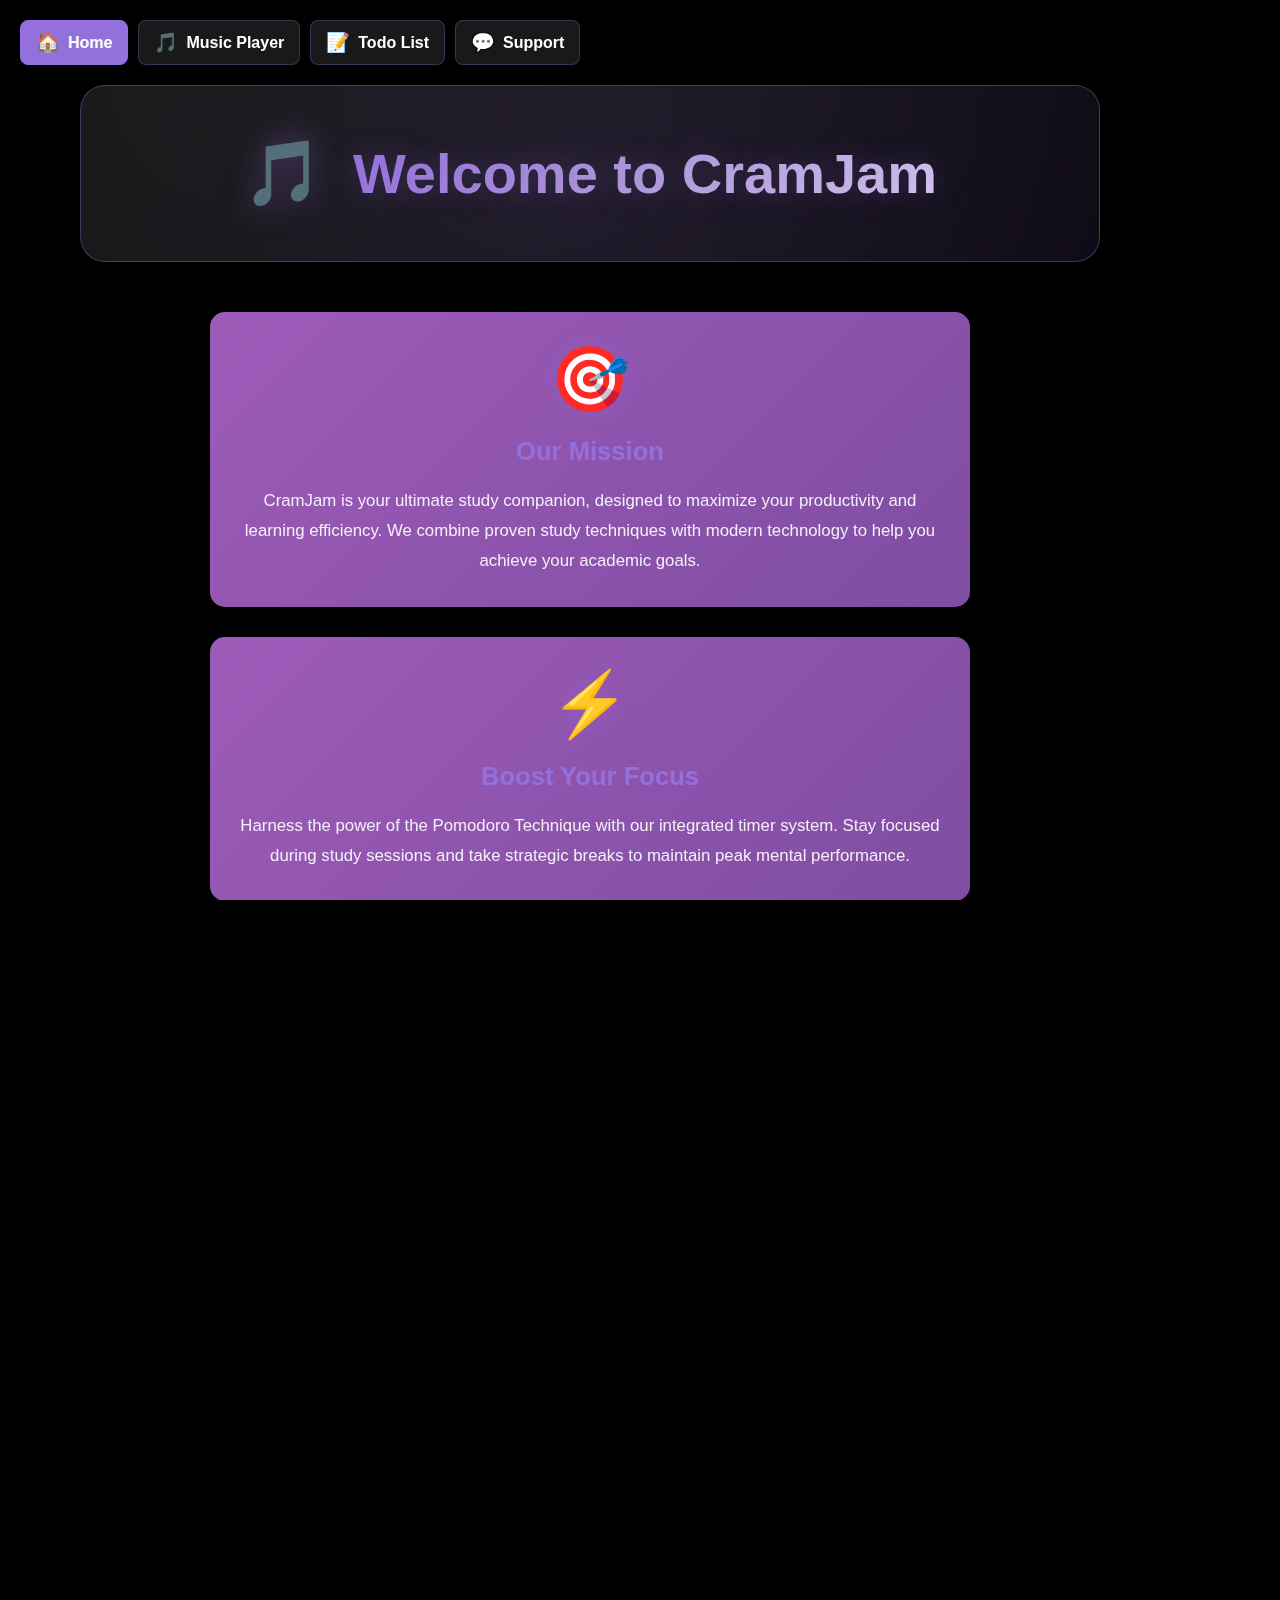
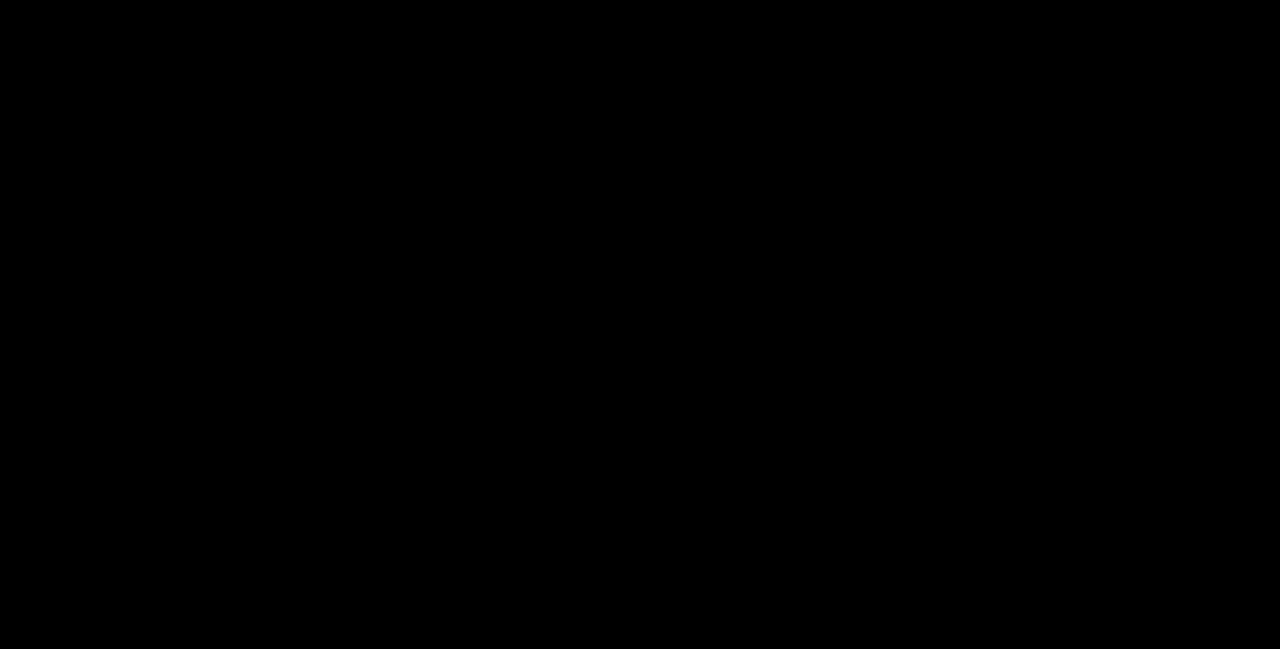
<file: index.html>
<!DOCTYPE html>
<html lang="en">
<head>
    <meta charset="UTF-8">
    <meta name="viewport" content="width=device-width, initial-scale=1.0">
    <title>CramJam</title>
    <link rel="stylesheet" href="styles.css">
    <style>
        /* Navigation Menu Styles */
        .nav-menu {
            position: fixed;
            top: 20px;
            left: 20px;
            z-index: 1000;
            display: flex;
            gap: 10px;
            align-items: center;
        }

        .nav-btn {
            padding: 10px 15px;
            border: none;
            border-radius: 8px;
            background: rgba(28, 28, 28, 0.9);
            color: white;
            cursor: pointer;
            font-weight: 600;
            transition: all 0.3s ease;
            display: flex;
            align-items: center;
            gap: 8px;
            text-decoration: none;
            border: 1px solid rgba(147, 112, 219, 0.3);
            backdrop-filter: blur(10px);
        }

        .nav-btn:hover {
            background: rgba(147, 112, 219, 0.8);
            transform: translateY(-2px);
            box-shadow: 0 5px 15px rgba(147, 112, 219, 0.3);
        }

        .nav-btn.active {
            background: #9370DB;
            border-color: #9370DB;
        }

        .nav-icon {
            font-size: 1.2rem;
        }

        @media (max-width: 768px) {
            .nav-menu {
                flex-direction: column;
                gap: 5px;
            }
            
            .nav-btn {
                padding: 8px 12px;
                font-size: 14px;
            }
        }

        .app-container {
            width: 100vw;
            margin: 0;
            padding: 0;
            box-sizing: border-box;
        }

        .main-section {
            display: flex;
            flex-direction: column;
            align-items: center;
            justify-content: flex-start;
            min-height: auto;
            width: 100vw;
            box-sizing: border-box;
            padding: 20px 200px 20px 20px;
        }

        .section-title {
            display: flex;
            align-items: center;
            gap: 10px;
        }

        /* Custom Scrollbar Styles */
        html {
            height: 100%;
            overflow-x: hidden;
            overflow-y: auto;
        }
        
        body {
            min-height: 100vh;
            overflow-y: auto;
            overflow-x: hidden;
            margin: 0;
            padding: 0;
        }

        /* Main scrollbar only */
        ::-webkit-scrollbar {
            width: 12px;
        }

        ::-webkit-scrollbar-track {
            background: rgba(28, 28, 28, 0.5);
            border-radius: 6px;
        }

        ::-webkit-scrollbar-thumb {
            background: linear-gradient(135deg, #9370DB, #b19cd9);
            border-radius: 6px;
            border: 2px solid rgba(28, 28, 28, 0.3);
        }

        ::-webkit-scrollbar-thumb:hover {
            background: linear-gradient(135deg, #b19cd9, #d8c7f0);
            box-shadow: 0 0 10px rgba(147, 112, 219, 0.4);
        }

        /* Welcome Page Styles */

        .player-header {
            display: flex;
            justify-content: space-between;
            align-items: center;
            padding: 15px;
            background: rgba(28, 28, 28, 0.9);
            border-radius: 12px;
            margin-bottom: 10px;
            border: 1px solid rgba(147, 112, 219, 0.3);
        }

        .player-nav {
            display: flex;
            gap: 10px;
            align-items: center;
        }

        .nav-link {
            padding: 8px 15px;
            border-radius: 8px;
            background: rgba(147, 112, 219, 0.1);
            color: #fff;
            text-decoration: none;
            transition: all 0.3s ease;
            border: 1px solid rgba(147, 112, 219, 0.2);
            font-size: 0.9rem;
        }

        .nav-link:hover {
            background: rgba(147, 112, 219, 0.2);
            transform: translateY(-2px);
        }

        .section-content {
            display: flex;
            flex-direction: column;
            gap: 15px;
        }

        .timer-section {
            background: rgba(28, 28, 28, 0.9);
            padding: 15px;
            border-radius: 12px;
            border: 1px solid rgba(147, 112, 219, 0.3);
        }

        .timer-display {
            font-size: 2.5rem;
            text-align: center;
            margin: 10px 0;
        }

        .control-group {
            display: flex;
            gap: 10px;
            align-items: center;
            justify-content: center;
            flex-wrap: wrap;
        }

        .btn {
            padding: 8px 15px;
            border-radius: 8px;
            background: rgba(147, 112, 219, 0.1);
            color: #fff;
            border: 1px solid rgba(147, 112, 219, 0.2);
            cursor: pointer;
            transition: all 0.3s ease;
            font-size: 0.9rem;
        }

        .btn:hover {
            background: rgba(147, 112, 219, 0.2);
            transform: translateY(-2px);
        }

        .input-group {
            display: flex;
            gap: 10px;
            align-items: center;
        }

        .input {
            flex: 1;
            padding: 8px 15px;
            border-radius: 8px;
            background: rgba(28, 28, 28, 0.9);
            border: 1px solid rgba(147, 112, 219, 0.2);
            color: #fff;
            font-size: 0.9rem;
        }

        .player {
            position: relative;
            width: 100%;
            aspect-ratio: 16/9;
            background: rgba(28, 28, 28, 0.9);
            border-radius: 12px;
            overflow: hidden;
            border: 1px solid rgba(147, 112, 219, 0.3);
        }

        .controls {
            position: sticky;
            bottom: 0;
            background: rgba(28, 28, 28, 0.95);
            padding: 12px;
            border-radius: 12px;
            border: 1px solid rgba(147, 112, 219, 0.3);
            z-index: 100;
        }

        #volumeControl {
            width: 120px;
        }

        .section-card {
            background: rgba(28, 28, 28, 0.9);
            padding: 15px;
            border-radius: 12px;
            border: 1px solid rgba(147, 112, 219, 0.3);
        }

        .section-header {
            margin-bottom: 10px;
        }

        .section-title {
            display: flex;
            align-items: center;
            gap: 10px;
        }

        .section-title h2, .section-title h3 {
            margin: 0;
            font-size: 1.2rem;
        }

        .section-icon, .timer-icon, .control-icon, .preset-icon {
            font-size: 1.2rem;
        }

        .now-playing {
            background: rgba(28, 28, 28, 0.9);
            padding: 12px;
            border-radius: 12px;
            border: 1px solid rgba(147, 112, 219, 0.3);
        }

        .now-playing p {
            margin: 0;
            font-size: 0.9rem;
            color: rgba(255, 255, 255, 0.8);
        }

        .groupme-connect {
            display: flex;
            gap: 10px;
            margin-bottom: 10px;
        }

        #chatMessages {
            max-height: 200px;
            overflow-y: auto;
            padding: 10px;
            background: rgba(28, 28, 28, 0.5);
            border-radius: 8px;
            margin-bottom: 10px;
        }

        #chatMessages::-webkit-scrollbar {
            width: 5px;
        }

        #chatMessages::-webkit-scrollbar-thumb {
            background: rgba(147, 112, 219, 0.3);
            border-radius: 5px;
        }

        .chat-container {
            background: rgba(28, 28, 28, 0.5);
            border-radius: 8px;
            padding: 10px;
            margin-bottom: 10px;
            height: 300px;
            overflow: hidden;
            display: flex;
            flex-direction: column;
        }

        .chat-messages {
            flex: 1;
            padding-right: 5px;
            display: flex;
            flex-direction: column;
            gap: 8px;
        }

        .chat-messages::-webkit-scrollbar {
            width: 5px;
        }

        .chat-messages::-webkit-scrollbar-thumb {
            background: rgba(147, 112, 219, 0.3);
            border-radius: 5px;
        }

        .chat-message {
            padding: 8px 12px;
            border-radius: 8px;
            max-width: 80%;
            word-wrap: break-word;
        }

        .chat-message.user {
            align-self: flex-end;
            background: rgba(147, 112, 219, 0.2);
            border: 1px solid rgba(147, 112, 219, 0.3);
        }

        .chat-message.other {
            align-self: flex-start;
            background: rgba(255, 255, 255, 0.1);
            border: 1px solid rgba(255, 255, 255, 0.1);
        }

        .chat-message .sender {
            font-size: 0.8rem;
            color: rgba(255, 255, 255, 0.6);
            margin-bottom: 4px;
        }

        .chat-message .content {
            font-size: 0.9rem;
            line-height: 1.4;
        }

        .chat-message .timestamp {
            font-size: 0.7rem;
            color: rgba(255, 255, 255, 0.4);
            text-align: right;
            margin-top: 4px;
        }

        .chat-input-group {
            display: flex;
            gap: 10px;
            align-items: center;
        }

        .chat-input-group .input {
            flex: 1;
        }

        .chat-input-group .btn {
            white-space: nowrap;
        }

        .encouragement-container {
            max-height: 300px;
            overflow-y: auto;
            padding: 10px;
            background: rgba(28, 28, 28, 0.5);
            border-radius: 8px;
            margin-bottom: 20px;
        }

        .encouragement-container {
            display: flex;
            align-items: center;
            gap: 10px;
        }

        .encouragement-text {
            flex: 1;
        }

        .encouragement-btn {
            background: rgba(147, 112, 219, 0.2);
            border: 1px solid rgba(147, 112, 219, 0.3);
            border-radius: 8px;
            width: 36px;
            height: 36px;
            display: flex;
            align-items: center;
            justify-content: center;
            cursor: pointer;
            color: #b19cd9;
            transition: all 0.3s ease;
        }

        .encouragement-btn:hover {
            background: rgba(147, 112, 219, 0.3);
            transform: rotate(180deg);
        }

        .encouragement-btn:active {
            transform: scale(0.95) rotate(180deg);
        }

        .encouragement-btn-wrapper {
            position: relative;
            display: flex;
            align-items: center;
        }

        .tooltip {
            position: absolute;
            right: 100%;
            top: 50%;
            transform: translateY(-50%);
            background: rgba(0, 0, 0, 0.8);
            color: white;
            padding: 6px 10px;
            border-radius: 6px;
            font-size: 0.8rem;
            white-space: nowrap;
            margin-right: 12px;
            opacity: 0;
            visibility: hidden;
            transition: all 0.3s ease;
            pointer-events: none;
        }

        .tooltip::after {
            content: '';
            position: absolute;
            top: 50%;
            left: 100%;
            margin-top: -5px;
            border-width: 5px;
            border-style: solid;
            border-color: transparent transparent transparent rgba(0, 0, 0, 0.8);
        }

        .encouragement-btn:hover + .tooltip,
        .encouragement-btn:focus + .tooltip {
            opacity: 1;
            visibility: visible;
            right: calc(100% + 5px);
        }

        .encouragement-text {
            color: rgba(255, 255, 255, 0.9);
            font-size: 1rem;
            line-height: 1.5;
            padding: 10px;
        }

        /* Welcome Page Styles */
        .welcome-container {
            max-width: 1200px;
            width: 100%;
            margin: 0 auto;
            padding: 20px;
            box-sizing: border-box;
        }

        .welcome-header {
            text-align: center;
            margin-bottom: 50px;
            padding: 50px 40px;
            background: linear-gradient(135deg, rgba(28, 28, 28, 0.95), rgba(147, 112, 219, 0.1));
            border-radius: 25px;
            border: 1px solid rgba(147, 112, 219, 0.4);
            position: relative;
            overflow: hidden;
        }

        .welcome-header::before {
            content: '';
            position: absolute;
            top: 0;
            left: 0;
            right: 0;
            bottom: 0;
            background: radial-gradient(circle at center, rgba(147, 112, 219, 0.1), transparent);
            z-index: 1;
        }

        .welcome-header .section-title {
            justify-content: center;
            gap: 20px;
            position: relative;
            z-index: 2;
        }

        .welcome-header .logo {
            font-size: 4rem;
            filter: drop-shadow(0 0 15px rgba(147, 112, 219, 0.5));
        }

        .welcome-header h1 {
            font-size: 3.5rem;
            margin: 0;
            background: linear-gradient(135deg, #9370DB, #b19cd9, #d8c7f0);
            -webkit-background-clip: text;
            -webkit-text-fill-color: transparent;
            background-clip: text;
            position: relative;
            z-index: 2;
            font-weight: 700;
            text-shadow: 0 0 30px rgba(147, 112, 219, 0.3);
        }
        

        .mission-content {
            display: flex;
            flex-direction: column;
            gap: 50px;
        }

        .mission-section {
            display: flex;
            flex-direction: column;
            gap: 25px;
            padding: 0 20px;
            width: 100%;
            max-width: 800px;
            margin: 0 auto;
        }

        .mission-card {
            background: linear-gradient(135deg, #9d5bb8, #7f4da3);
            border-radius: 15px;
            padding: 30px;
            text-align: center;
            color: white;
            box-shadow: 0 6px 20px rgba(0, 0, 0, 0.2);
            transition: transform 0.3s ease;
            min-height: 200px;
            width: 100%;
            margin: 0;
            position: relative;
            overflow: hidden;
        }

        .mission-card::before {
            content: '';
            position: absolute;
            top: 0;
            left: 0;
            right: 0;
            bottom: 0;
            background: linear-gradient(135deg, transparent, rgba(147, 112, 219, 0.05));
            opacity: 0;
            transition: opacity 0.4s ease;
            z-index: 1;
        }

        .mission-card:hover::before {
            opacity: 1;
        }

        .mission-card:hover {
            transform: translateY(-8px) scale(1.02);
            border-color: rgba(147, 112, 219, 0.7);
            box-shadow: 0 15px 40px rgba(147, 112, 219, 0.3);
        }

        .mission-icon {
            font-size: 4rem;
            display: block;
            margin-bottom: 20px;
            position: relative;
            z-index: 2;
            filter: drop-shadow(0 0 10px rgba(147, 112, 219, 0.3));
        }

        .mission-card h2 {
            color: #9370DB;
            font-size: 1.6rem;
            margin-bottom: 20px;
            position: relative;
            z-index: 2;
            font-weight: 600;
        }

        .mission-card p {
            color: rgba(255, 255, 255, 0.9);
            line-height: 1.8;
            font-size: 1.05rem;
            position: relative;
            z-index: 2;
            margin: 0;
        }

        .get-started-section {
            text-align: center;
            padding: 50px 40px;
            background: linear-gradient(135deg, rgba(28, 28, 28, 0.95), rgba(147, 112, 219, 0.1));
            border-radius: 25px;
            border: 1px solid rgba(147, 112, 219, 0.4);
            position: relative;
            overflow: hidden;
        }

        .get-started-section::before {
            content: '';
            position: absolute;
            top: 0;
            left: 0;
            right: 0;
            bottom: 0;
            background: radial-gradient(circle at bottom, rgba(147, 112, 219, 0.1), transparent);
            z-index: 1;
        }

        .get-started-section h2 {
            color: #9370DB;
            font-size: 2.2rem;
            margin-bottom: 20px;
            position: relative;
            z-index: 2;
            font-weight: 600;
        }

        .get-started-section p {
            color: rgba(255, 255, 255, 0.9);
            font-size: 1.2rem;
            margin-bottom: 35px;
            position: relative;
            z-index: 2;
        }

        .quick-links {
            display: flex;
            justify-content: center;
            gap: 30px;
            flex-wrap: wrap;
            position: relative;
            z-index: 2;
        }
        

        .quick-link {
            display: flex;
            flex-direction: column;
            align-items: center;
            gap: 15px;
            padding: 35px 30px;
            background: linear-gradient(135deg, rgba(147, 112, 219, 0.15), rgba(147, 112, 219, 0.05));
            border: 1px solid rgba(147, 112, 219, 0.4);
            border-radius: 20px;
            text-decoration: none;
            color: #fff;
            transition: all 0.4s ease;
            min-width: 180px;
            position: relative;
            overflow: hidden;
        }

        .quick-link::before {
            content: '';
            position: absolute;
            top: 0;
            left: 0;
            right: 0;
            bottom: 0;
            background: linear-gradient(135deg, rgba(147, 112, 219, 0.2), transparent);
            opacity: 0;
            transition: opacity 0.4s ease;
            z-index: 1;
        }

        .quick-link:hover::before {
            opacity: 1;
        }

        .quick-link:hover {
            background: linear-gradient(135deg, rgba(147, 112, 219, 0.25), rgba(147, 112, 219, 0.1));
            transform: translateY(-5px) scale(1.05);
            box-shadow: 0 10px 30px rgba(147, 112, 219, 0.4);
            border-color: rgba(147, 112, 219, 0.7);
        }

        .link-icon {
            font-size: 2.5rem;
            position: relative;
            z-index: 2;
            filter: drop-shadow(0 0 8px rgba(147, 112, 219, 0.3));
        }

        .link-text {
            font-size: 1.1rem;
            font-weight: 600;
            position: relative;
            z-index: 2;
            font-weight: 500;
        }

        @media (max-width: 768px) {
            .welcome-header h1 {
                font-size: 2rem;
            }
            
            .mission-section {
                grid-template-columns: 1fr;
                padding: 0 20px;
            }
            
            .mission-card {
                max-width: 100%;
            }
            
            .quick-links {
                flex-direction: column;
                align-items: center;
            }
            
            .app-container {
                padding: 10px;
            }
        }

        @media (min-width: 769px) and (max-width: 1200px) {
            .mission-section {
                grid-template-columns: repeat(2, 1fr);
                gap: 25px;
            }
        }

        @media (min-width: 1201px) {
            .mission-section {
                grid-template-columns: repeat(3, 1fr);
                gap: 30px;
            }
        }
    </style>
</head>
<body>
    <div class="background-shapes" id="backgroundShapes"></div>
    
    <!-- Navigation Menu -->
    <nav class="nav-menu">
        <a href="index.html" class="nav-btn active">
            <span class="nav-icon">🏠</span>Home
        </a>
        <a href="music-player.html" class="nav-btn">
            <span class="nav-icon">🎵</span>Music Player
        </a>
        <a href="todo-list.html" class="nav-btn">
            <span class="nav-icon">📝</span>Todo List
        </a>
        <a href="contact-support.html" class="nav-btn">
            <span class="nav-icon">💬</span>Support
        </a>
    </nav>
    
    <div class="logout-toast" id="logoutToast">Logging out...</div>
    
    <div class="app-container">
        <div class="main-section">
            <div class="welcome-container">
                <div class="welcome-header">
                    <div class="section-title">
                        <span class="logo">🎵</span>
                        <h1>Welcome to CramJam</h1>
                    </div>
                </div>

                <div class="mission-content">
                    <div class="mission-section">
                        <div class="mission-card">
                            <span class="mission-icon">🎯</span>
                            <h2>Our Mission</h2>
                            <p>CramJam is your ultimate study companion, designed to maximize your productivity and learning efficiency. We combine proven study techniques with modern technology to help you achieve your academic goals.</p>
                        </div>

                        <div class="mission-card">
                            <span class="mission-icon">⚡</span>
                            <h2>Boost Your Focus</h2>
                            <p>Harness the power of the Pomodoro Technique with our integrated timer system. Stay focused during study sessions and take strategic breaks to maintain peak mental performance.</p>
                        </div>

                        <div class="mission-card">
                            <span class="mission-icon">🎵</span>
                            <h2>Perfect Study Environment</h2>
                            <p>Create your ideal study atmosphere with our music player featuring focus-enhancing playlists, ambient sounds, and customizable audio environments tailored for deep concentration.</p>
                        </div>

                        <div class="mission-card">
                            <span class="mission-icon">✅</span>
                            <h2>Organize Your Success</h2>
                            <p>Track your progress with our intuitive task management system. Set goals, monitor completion rates, and celebrate your achievements as you advance toward academic excellence.</p>
                        </div>

                        <div class="mission-card">
                            <span class="mission-icon">💬</span>
                            <h2>We're Here to Help</h2>
                            <p>Need assistance? Our support team is ready to help you make the most of CramJam. Get tips, troubleshoot issues, and connect with fellow learners in our community.</p>
                        </div>
                    </div>

                    <div class="get-started-section">
                        <h2>Ready to Transform Your Study Sessions?</h2>
                        <p>Choose your tool and start your journey to academic success:</p>
                        <div class="quick-links">
                            <a href="music-player.html" class="quick-link">
                                <span class="link-icon">🎵</span>
                                <span class="link-text">Start Music Player</span>
                            </a>
                            <a href="todo-list.html" class="quick-link">
                                <span class="link-icon">📝</span>
                                <span class="link-text">Manage Tasks</span>
                            </a>
                            <a href="contact-support.html" class="quick-link">
                                <span class="link-icon">💬</span>
                                <span class="link-text">Get Support</span>
                            </a>
                        </div>
                    </div>
                </div>
            </div>
        </div>
    </div>

    <!-- Background Animation Script -->
    <script type="module">
        // Import modules
        import { initTimer } from './js/timer.js';
        import { initChat } from './js/chat.js';
        import { 
            addYouTubeTrack, 
            loadYouTubeAPI,
            initYouTubePlayer
        } from './js/youtube.js';
        import { 
            playTrack, 
            togglePlayPause, 
            playNext, 
            playPrevious, 
            removeTrack, 
            loadPlaylist, 
            createWaveBars,
            updateCurrentTrackDisplay,
            savePlaylist,
            updatePlaylistUI
        } from './js/player.js';
        import { 
            initEncouragement,
            updateEncouragementMessages,
            showNotification
        } from './js/encouragement.js';
        
        // Make functions available globally
        window.playTrack = playTrack;
        window.togglePlayPause = togglePlayPause;
        window.playNext = playNext;
        window.playPrevious = playPrevious;
        window.removeTrack = removeTrack;
        window.loadPlaylist = loadPlaylist;
        window.savePlaylist = savePlaylist;
        window.updatePlaylistUI = updatePlaylistUI;
        window.showNotification = showNotification;

        // Check if user is logged in
        function checkLogin() {
            // In a real app, you would check authentication status
            // For now, we'll just return true to allow access
            return true;
        }
        
        // Initialize components when DOM is loaded
        document.addEventListener('DOMContentLoaded', async () => {
            if (checkLogin()) {
                try {
                    // Initialize YouTube API and player
                    console.log('Loading YouTube API...');
                    await loadYouTubeAPI();
                    console.log('YouTube API loaded, initializing player...');
                    await initYouTubePlayer();
                    console.log('YouTube player initialized');
                    
                    // Initialize other components
                    console.log('Initializing other components...');
                    initTimer();
                    createBackgroundShapes();
                    loadPlaylist();
                    createWaveBars();
                    initChat();
                    initEncouragement();
                    
                    // Show welcome message
                    console.log('Showing welcome message...');
                    setTimeout(() => {
                        showNotification('Welcome to CramJam! 🎵 Start by adding some music or setting a timer.');
                    }, 1000);
                    
                    console.log('Initialization complete');
                } catch (error) {
                    console.error('Initialization error:', error);
                    showNotification('Error initializing application: ' + (error.message || 'Unknown error'));
                    
                    // Show more detailed error for YouTube API issues
                    if (error.message.includes('YouTube API')) {
                        showNotification('Please check your internet connection and refresh the page.');
                    }
                }
            } else {
                // Redirect to login page if not authenticated
                console.log('User not logged in, redirecting to login page...');
                window.location.href = 'login.html';
            }
        });

        // Handle local file uploads
        document.getElementById('localFile').addEventListener('change', (event) => {
            const files = event.target.files;
            if (!files || files.length === 0) return;

            if (!window.playlist) {
                window.playlist = [];
            }

            let addedCount = 0;
            Array.from(files).forEach((file, index) => {
                // Only process audio files
                if (!file.type.startsWith('audio/')) return;

                const track = {
                    id: 'local_' + Date.now() + '_' + index,
                    type: 'audio',
                    title: file.name.replace(/\.[^/.]+$/, ''), // Remove file extension
                    url: URL.createObjectURL(file)
                };

                window.playlist.push(track);
                addedCount++;
            });

            if (addedCount > 0) {
                // Save playlist and update UI
                savePlaylist();
                updatePlaylistUI();

                // Play the first track if it's the only one
                if (window.playlist.length === addedCount) {
                    playTrack(0);
                }
                
                // Show success message
                showNotification(`Added ${addedCount} file(s) to playlist`);
            } else {
                showNotification('No audio files were added. Please select valid audio files.');
            }

            // Reset file input
            event.target.value = '';
        });
        
        // Handle YouTube URL form submission
        const youtubeForm = document.querySelector('form');
        if (youtubeForm) {
            youtubeForm.addEventListener('submit', (e) => {
                e.preventDefault();
                const urlInput = document.getElementById('youtubeUrl');
                const url = urlInput?.value.trim();
                
                if (url) {
                    addYouTubeTrack(url)
                        .then(() => {
                            urlInput.value = '';
                        })
                        .catch(error => {
                            console.error('Error adding YouTube track:', error);
                            showNotification('Error adding YouTube video: ' + (error.message || 'Unknown error'));
                        });
                }
            });
        }

        // Update the addYouTubeTrack function if it exists
        if (window.addYouTubeTrack) {
            window.addYouTubeTrack = async function() {
                const urlInput = document.getElementById('youtubeUrl');
                const url = urlInput?.value.trim();
                
                if (!url) {
                    alert('Please enter a YouTube URL');
                    return;
                }

                try {
                    // Ensure YouTube API is loaded
                    await loadYouTubeAPI();
                    // Initialize player if needed
                    if (!window.youtubePlayer) {
                        await initYouTubePlayer();
                    }
                    // Add track to playlist
                    await addYouTubeTrack(url);
                    urlInput.value = '';
                    savePlaylist();
                    // Update playlist encouragement
                    updateEncouragementMessages('playlistEncouragement', 'playlist');
                } catch (error) {
                    console.error('Error adding YouTube video:', error);
                    alert('Error adding YouTube video: ' + (error.message || 'Unknown error'));
                }
            };
        }

        // These are already defined at the top of the file, no need to redefine them
        // window.playTrack = playTrack;
        // window.togglePlayPause = togglePlayPause;
        // window.playNext = playNext;
        // window.playPrevious = playPrevious;
        // window.removeTrack = removeTrack;
        
        // GroupMe functions - only define if they don't exist
        if (!window.connectGroupMe) {
            window.connectGroupMe = function() {
                alert('GroupMe integration not implemented yet');
            };
        }
        
        if (!window.sendMessage) {
            window.sendMessage = function() {
                alert('Send message function not implemented yet');
            };
        }

        if (!window.getNewEncouragement) {
            window.getNewEncouragement = function() {
                updateEncouragementMessages('encouragementMessage', 'timer');
            };
        }

        // Add logout function if it doesn't exist
        if (!window.logout) {
            window.logout = function() {
                localStorage.removeItem('sessionToken');
                window.location.href = 'login.html';
            };
        }

        // Check if user is logged in - use the one defined at the top of the file
        // function checkLogin() {
        //     return true; // Already defined at the top
        // }

        // Create background shapes
        function createBackgroundShapes() {
            const container = document.getElementById('backgroundShapes');
            const musicIcons = ['🎵', '🎶', '🎼', '🎹', '🎸', '🎷', '🎺', '🎻', '🥁'];
            
            // Create floating circles
            for (let i = 0; i < 10; i++) {
                const shape = document.createElement('div');
                shape.className = 'shape';
                shape.style.width = `${Math.random() * 200 + 100}px`;
                shape.style.height = shape.style.width;
                shape.style.left = `${Math.random() * 100}%`;
                shape.style.top = `${Math.random() * 100}%`;
                shape.style.animationDelay = `${Math.random() * 15}s`;
                container.appendChild(shape);
            }

            // Create floating music icons
            for (let i = 0; i < 20; i++) {
                const icon = document.createElement('div');
                icon.className = 'music-icon';
                icon.textContent = musicIcons[Math.floor(Math.random() * musicIcons.length)];
                icon.style.left = `${Math.random() * 100}%`;
                icon.style.top = `${Math.random() * 100}%`;
                icon.style.animationDelay = `${Math.random() * 20}s`;
                icon.style.fontSize = `${Math.random() * 20 + 16}px`;
                container.appendChild(icon);
            }
        }

        const encouragementQuotes = [
            "You're capable of more than you know! Keep pushing forward! 💪",
            "Every step you take brings you closer to your goals! 🚀",
            "Your hard work today will pay off tomorrow! Keep going! ⭐",
            "You're stronger than you think! Don't give up! 🌟",
            "Success is built one study session at a time! You've got this! 🎯",
            "The only way to fail is to stop trying! Keep moving forward! 💫",
            "Your dedication is inspiring! Keep up the great work! 🌈",
            "Every minute you study is an investment in your future! 📚",
            "You're making progress, even when it doesn't feel like it! 🎓",
            "Stay focused, stay determined, and you'll achieve greatness! 🏆",
            "Your potential is limitless! Keep reaching for the stars! ✨",
            "Remember why you started! Your goals are worth it! 🎯",
            "You're building a brighter future with every study session! 🌟",
            "The best way to predict your future is to create it! Keep going! 🚀",
            "Your persistence is your power! Don't stop now! 💪",
            "Believe in yourself and all that you are! You're amazing! 🌟",
            "Small progress is still progress! Keep moving forward! 🐢",
            "Your effort today is your success tomorrow! Keep pushing! 💪",
            "You're not just studying, you're building your future! 🏗️",
            "Every challenge you face makes you stronger! Keep going! 💪",
            "Your focus and determination will lead to success! 🎯",
            "The more you learn, the more you grow! Keep it up! 🌱",
            "You're creating your own success story! Write it well! 📖",
            "Your dedication to learning is truly inspiring! 🌟",
            "Every question you answer brings you closer to mastery! 🎓",
            "You're not just studying, you're investing in yourself! 💎",
            "Your commitment to learning is your superpower! 🦸",
            "Keep going, you're doing better than you think! 🌟",
            "Your study time is your path to success! 🛣️",
            "You're building knowledge that will last a lifetime! 🏰",
            "Each study session is a step toward your dreams! 🌠",
            "Your brain is like a muscle - the more you use it, the stronger it gets! 💪",
            "The road to success is paved with consistent effort! Keep walking! 🛣️",
            "Your future self will thank you for studying today! 🙏",
            "Learning is a journey, and you're making great progress! 🗺️",
            "Your determination is your greatest asset! Keep it up! 💎",
            "Every concept you master is a victory! Celebrate your progress! 🎉",
            "You're not just memorizing facts, you're expanding your mind! 🧠",
            "Your study habits today shape your success tomorrow! 📈",
            "The more you challenge yourself, the more you grow! 🌱",
            "Your commitment to learning is your ticket to success! 🎟️",
            "Every study session is an opportunity to grow! 🌱",
            "You're not just studying, you're preparing for greatness! 👑",
            "Your focus today creates your success tomorrow! 🎯",
            "The more you learn, the more doors open for you! 🚪",
            "Your dedication to education is your path to freedom! 🕊️",
            "Every minute of study is a minute closer to your dreams! ⏳",
            "You're not just learning, you're transforming your future! 🦋",
            "Your study efforts today are your success story tomorrow! 📖",
            "The more you know, the more you can achieve! 🎯"
        ];

        // Function to update encouragement message
        function updateEncouragementMessage() {
            const randomQuote = encouragementQuotes[Math.floor(Math.random() * encouragementQuotes.length)];
            const messageElement = document.getElementById('encouragementMessage');
            if (messageElement) {
                messageElement.textContent = randomQuote;
                messageElement.style.animation = 'fadeIn 0.5s ease-in-out';
                setTimeout(() => {
                    messageElement.style.animation = '';
                }, 500);
            }
        }

        // Update encouragement message when button is clicked
        const refreshBtn = document.getElementById('refreshEncouragement');
        if (refreshBtn) {
            refreshBtn.addEventListener('click', (e) => {
                e.preventDefault();
                updateEncouragementMessage();
            });
        }

        // Update encouragement message periodically
        setInterval(updateEncouragementMessage, 30000); // Change message every 30 seconds
</file>
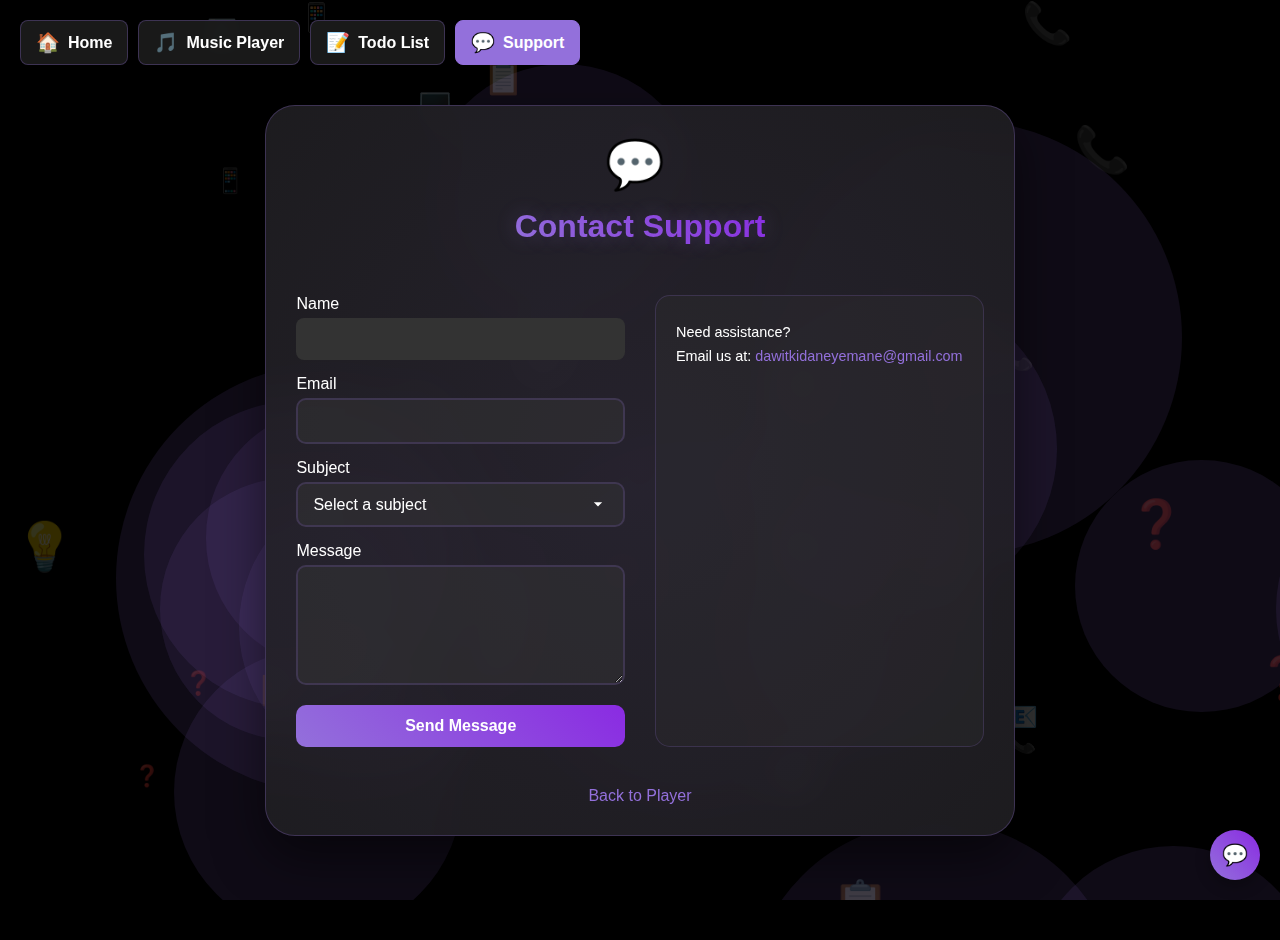
<file: contact-support.html>
<!DOCTYPE html>
<html lang="en">
<head>
    <meta charset="UTF-8">
    <meta name="viewport" content="width=device-width, initial-scale=1.0">
    <title>CramJam - Contact Support</title>
    <link rel="stylesheet" href="styles.css">
    <style>
        /* Navigation Menu Styles */
        .nav-menu {
            position: fixed;
            top: 20px;
            left: 20px;
            z-index: 1000;
            display: flex;
            gap: 10px;
            align-items: center;
        }

        .nav-btn {
            padding: 10px 15px;
            border: none;
            border-radius: 8px;
            background: rgba(28, 28, 28, 0.9);
            color: white;
            cursor: pointer;
            font-weight: 600;
            transition: all 0.3s ease;
            display: flex;
            align-items: center;
            gap: 8px;
            text-decoration: none;
            border: 1px solid rgba(147, 112, 219, 0.3);
            backdrop-filter: blur(10px);
        }

        .nav-btn:hover {
            background: rgba(147, 112, 219, 0.8);
            transform: translateY(-2px);
            box-shadow: 0 5px 15px rgba(147, 112, 219, 0.3);
        }

        .nav-btn.active {
            background: #9370DB;
            border-color: #9370DB;
        }

        .nav-icon {
            font-size: 1.2rem;
        }

        @media (max-width: 768px) {
            .nav-menu {
                flex-direction: column;
                gap: 5px;
            }
            
            .nav-btn {
                padding: 8px 12px;
                font-size: 14px;
            }
        }

        .support-wrapper {
            min-height: 100vh;
            display: flex;
            align-items: center;
            justify-content: center;
            padding: 20px;
        }

        .support-container {
            width: 100%;
            max-width: 800px;
            padding: 30px;
            background: rgba(28, 28, 28, 0.9);
            backdrop-filter: blur(20px);
            border-radius: 30px;
            box-shadow: 0 20px 50px rgba(0, 0, 0, 0.5);
            border: 1px solid rgba(147, 112, 219, 0.3);
            position: relative;
            overflow: hidden;
            display: grid;
            grid-template-columns: 1fr 1fr;
            gap: 30px;
        }

        .support-container::before {
            content: '';
            position: absolute;
            top: -50%;
            left: -50%;
            width: 200%;
            height: 200%;
            background: radial-gradient(circle, rgba(147, 112, 219, 0.1) 0%, transparent 70%);
            animation: rotate 20s linear infinite;
            z-index: -1;
        }

        .support-title {
            display: flex;
            flex-direction: column;
            align-items: center;
            gap: 15px;
            margin-bottom: 20px;
            grid-column: 1 / -1;
        }

        .support-title .logo {
            font-size: 3rem;
            animation: pulse 2s infinite;
        }

        .support-title h1 {
            font-size: 2rem;
            margin: 0;
            background: linear-gradient(45deg, #9370DB, #8A2BE2);
            -webkit-background-clip: text;
            -webkit-text-fill-color: transparent;
            text-shadow: 0 0 20px rgba(147, 112, 219, 0.3);
        }

        .support-form {
            display: flex;
            flex-direction: column;
            gap: 15px;
        }

        .form-group {
            display: flex;
            flex-direction: column;
            gap: 5px;
        }

        .form-label {
            color: #fff;
            font-size: 1rem;
        }

        .form-input {
            padding: 12px 15px;
            border: 2px solid rgba(147, 112, 219, 0.2);
            border-radius: 10px;
            background: rgba(51, 51, 51, 0.5);
            color: #fff;
            font-size: 1rem;
            transition: all 0.3s ease;
        }

        .form-input:focus {
            outline: none;
            border-color: #9370DB;
            box-shadow: 0 0 15px rgba(147, 112, 219, 0.3);
        }

        .form-textarea {
            min-height: 120px;
            resize: vertical;
        }

        .form-select {
            appearance: none;
            background-image: url("data:image/svg+xml;charset=UTF-8,%3csvg xmlns='http://www.w3.org/2000/svg' viewBox='0 0 24 24' fill='white'%3e%3cpath d='M7 10l5 5 5-5z'/%3e%3c/svg%3e");
            background-repeat: no-repeat;
            background-position: right 15px center;
            background-size: 20px;
            padding-right: 45px;
        }

        .submit-btn {
            padding: 12px 25px;
            border: none;
            border-radius: 10px;
            background: linear-gradient(45deg, #9370DB, #8A2BE2);
            color: white;
            font-size: 1rem;
            font-weight: 600;
            cursor: pointer;
            transition: all 0.3s ease;
            margin-top: 5px;
        }

        .submit-btn:hover {
            transform: translateY(-3px);
            box-shadow: 0 10px 20px rgba(147, 112, 219, 0.3);
        }

        .support-info {
            padding: 20px;
            background: rgba(51, 51, 51, 0.3);
            border-radius: 15px;
            border: 1px solid rgba(147, 112, 219, 0.2);
        }

        .support-info p {
            margin: 8px 0;
            font-size: 0.9rem;
        }

        .support-info a {
            color: #9370DB;
            text-decoration: none;
            transition: color 0.3s ease;
        }

        .support-info a:hover {
            color: #8A2BE2;
        }

        .success-message {
            display: none;
            padding: 15px;
            background: rgba(76, 175, 80, 0.2);
            border: 1px solid rgba(76, 175, 80, 0.3);
            border-radius: 10px;
            color: #4CAF50;
            text-align: center;
            margin-bottom: 15px;
            grid-column: 1 / -1;
        }

        .error-message {
            display: none;
            padding: 15px;
            background: rgba(244, 67, 54, 0.2);
            border: 1px solid rgba(244, 67, 54, 0.3);
            border-radius: 10px;
            color: #f44336;
            text-align: center;
            margin-bottom: 15px;
            grid-column: 1 / -1;
        }

        .todo-footer {
            grid-column: 1 / -1;
            text-align: center;
            margin-top: 10px;
        }

        .todo-footer a {
            color: #9370DB;
            text-decoration: none;
            transition: color 0.3s ease;
        }

        .todo-footer a:hover {
            color: #8A2BE2;
        }

        /* Chat widget styles */
        .chat-widget {
            position: fixed;
            bottom: 20px;
            right: 20px;
            z-index: 1000;
        }

        .chat-button {
            width: 50px;
            height: 50px;
            border-radius: 50%;
            background: linear-gradient(45deg, #9370DB, #8A2BE2);
            border: none;
            color: white;
            font-size: 1.3rem;
            cursor: pointer;
            box-shadow: 0 5px 15px rgba(0, 0, 0, 0.3);
            transition: all 0.3s ease;
            display: flex;
            align-items: center;
            justify-content: center;
        }

        .chat-button:hover {
            transform: translateY(-5px);
            box-shadow: 0 8px 20px rgba(147, 112, 219, 0.4);
        }

        .chat-container {
            position: fixed;
            bottom: 80px;
            right: 20px;
            width: 300px;
            height: 400px;
            background: rgba(28, 28, 28, 0.95);
            border-radius: 15px;
            box-shadow: 0 10px 30px rgba(0, 0, 0, 0.5);
            border: 1px solid rgba(147, 112, 219, 0.3);
            display: none;
            flex-direction: column;
            overflow: hidden;
            z-index: 1000;
        }

        .chat-container.active {
            display: flex;
        }

        .chat-header {
            padding: 12px;
            background: rgba(147, 112, 219, 0.1);
            border-bottom: 1px solid rgba(147, 112, 219, 0.2);
            display: flex;
            justify-content: space-between;
            align-items: center;
        }

        .chat-title {
            color: white;
            font-size: 1.1rem;
            font-weight: 600;
        }

        .chat-close {
            background: none;
            border: none;
            color: white;
            font-size: 1.3rem;
            cursor: pointer;
            padding: 5px;
        }

        .chat-messages {
            flex: 1;
            padding: 12px;
            overflow-y: auto;
            display: flex;
            flex-direction: column;
            gap: 8px;
        }

        .message {
            max-width: 80%;
            padding: 8px 12px;
            border-radius: 12px;
            font-size: 0.85rem;
            line-height: 1.3;
        }

        .message.user {
            align-self: flex-end;
            background: linear-gradient(45deg, #9370DB, #8A2BE2);
            color: white;
        }

        .message.support {
            align-self: flex-start;
            background: rgba(255, 255, 255, 0.1);
            color: white;
        }

        .chat-input {
            padding: 12px;
            background: rgba(51, 51, 51, 0.5);
            border-top: 1px solid rgba(147, 112, 219, 0.2);
            display: flex;
            gap: 8px;
        }

        .chat-input-field {
            flex: 1;
            padding: 8px 12px;
            border: 1px solid rgba(147, 112, 219, 0.2);
            border-radius: 15px;
            background: rgba(28, 28, 28, 0.8);
            color: white;
            font-size: 0.85rem;
        }

        .chat-input-field:focus {
            outline: none;
            border-color: #9370DB;
        }

        .chat-send {
            padding: 8px 12px;
            border: none;
            border-radius: 15px;
            background: linear-gradient(45deg, #9370DB, #8A2BE2);
            color: white;
            cursor: pointer;
            transition: all 0.3s ease;
        }

        .chat-send:hover {
            transform: translateY(-2px);
        }

        .chat-status {
            font-size: 0.75rem;
            color: rgba(255, 255, 255, 0.7);
            text-align: center;
            padding: 4px;
        }

        .chat-status.online {
            color: #4CAF50;
        }

        .chat-status.offline {
            color: #f44336;
        }

        /* Add these styles */
        .submit-spinner {
            display: inline-block;
            margin-left: 10px;
            animation: spin 1s linear infinite;
        }

        @keyframes spin {
            0% { transform: rotate(0deg); }
            100% { transform: rotate(360deg); }
        }

        .submit-btn.loading {
            opacity: 0.7;
            cursor: not-allowed;
        }
    </style>
</head>
<body>
    <!-- Navigation Menu -->
    <nav class="nav-menu">
        <a href="index.html" class="nav-btn">
            <span class="nav-icon">🏠</span>Home
        </a>
        <a href="music-player.html" class="nav-btn">
            <span class="nav-icon">🎵</span>Music Player
        </a>
        <a href="todo-list.html" class="nav-btn">
            <span class="nav-icon">📝</span>Todo List
        </a>
        <a href="contact-support.html" class="nav-btn active">
            <span class="nav-icon">💬</span>Support
        </a>
    </nav>

    <div class="background-shapes" id="backgroundShapes"></div>
    
    <div class="support-wrapper">
        <div class="support-container">
            <div class="support-title">
                <span class="logo">💬</span>
                <h1>Contact Support</h1>
            </div>

            <div class="success-message" id="successMessage">
                Your message has been sent successfully! We'll get back to you soon.
            </div>

            <div class="error-message" id="errorMessage">
                Please fill in all required fields.
            </div>
            
            <form class="support-form" id="supportForm" action="https://formspree.io/f/mandvapo" method="POST">
                <div class="form-group">
                    <label class="form-label" for="name">Name</label>
                    <input type="text" class="form-input" id="name" name="name" required>
                </div>

                <div class="form-group">
                    <label class="form-label" for="email">Email</label>
                    <input type="email" class="form-input" id="email" name="_replyto" required>
                </div>

                <div class="form-group">
                    <label class="form-label" for="subject">Subject</label>
                    <select class="form-input form-select" id="subject" name="subject" required>
                        <option value="">Select a subject</option>
                        <option value="Technical Issue">Technical Issue</option>
                        <option value="Account Help">Account Help</option>
                        <option value="Feature Request">Feature Request</option>
                        <option value="Other">Other</option>
                    </select>
                </div>

                <div class="form-group">
                    <label class="form-label" for="message">Message</label>
                    <textarea class="form-input form-textarea" id="message" name="message" required></textarea>
                </div>

                <!-- Hidden field to identify the source -->
                <input type="hidden" name="_subject" value="CramJam Support Request">
                <input type="hidden" name="_next" value="thank-you.html">

                <button type="submit" class="submit-btn" id="submitBtn">
                    <span id="submitText">Send Message</span>
                    <span id="submitSpinner" class="submit-spinner" style="display: none;">⏳</span>
                </button>
            </form>

            <div class="support-info">
                <p>Need assistance?</p>
                <p>Email us at: <a href="mailto:dawitkidaneyemane@gmail.com">dawitkidaneyemane@gmail.com</a></p>
            </div>

            <div class="todo-footer">
                <p><a href="index.html">Back to Player</a></p>
            </div>
        </div>
    </div>

    <div class="chat-widget">
        <button class="chat-button" onclick="toggleChat()">💬</button>
        <div class="chat-container" id="chatContainer">
            <div class="chat-header">
                <div class="chat-title">Live Chat Support</div>
                <button class="chat-close" onclick="toggleChat()">×</button>
            </div>
            <div class="chat-status online" id="chatStatus">Support is online</div>
            <div class="chat-messages" id="chatMessages">
                <div class="message support">
                    Hello! How can I help you today?
                </div>
            </div>
            <div class="chat-input">
                <input type="text" class="chat-input-field" id="chatInput" placeholder="Type your message...">
                <button class="chat-send" onclick="sendMessage()">Send</button>
            </div>
        </div>
    </div>

    <script>
        // Navigation toggle function
        function toggleNav() {
            const navMenu = document.querySelector('.nav-menu');
            navMenu.classList.toggle('nav-open');
        }

        // Create background shapes
        function createBackgroundShapes() {
            const container = document.getElementById('backgroundShapes');
            const supportIcons = ['💬', '📧', '📞', '🔧', '❓', '💡', '📱', '💻', '📋'];
            
            // Create floating circles
            for (let i = 0; i < 15; i++) {
                const shape = document.createElement('div');
                shape.className = 'shape';
                shape.style.width = `${Math.random() * 300 + 150}px`;
                shape.style.height = shape.style.width;
                shape.style.left = `${Math.random() * 100}%`;
                shape.style.top = `${Math.random() * 100}%`;
                shape.style.animationDelay = `${Math.random() * 15}s`;
                container.appendChild(shape);
            }

            // Create floating support icons
            for (let i = 0; i < 30; i++) {
                const icon = document.createElement('div');
                icon.className = 'music-icon';
                icon.textContent = supportIcons[Math.floor(Math.random() * supportIcons.length)];
                icon.style.left = `${Math.random() * 100}%`;
                icon.style.top = `${Math.random() * 100}%`;
                icon.style.animationDelay = `${Math.random() * 20}s`;
                icon.style.fontSize = `${Math.random() * 30 + 20}px`;
                container.appendChild(icon);
            }
        }

        // Handle form submission
        function handleSubmit(event) {
            // Show loading state
            const submitBtn = document.getElementById('submitBtn');
            const submitText = document.getElementById('submitText');
            const submitSpinner = document.getElementById('submitSpinner');
            
            submitBtn.classList.add('loading');
            submitText.textContent = 'Sending...';
            submitSpinner.style.display = 'inline-block';
            
            // Let the form submit naturally to Formspree
            // Formspree will handle the email sending
        }

        // Chat functionality
        let chatOpen = false;
        const chatMessages = [
            "Hello! How can I help you today?",
            "I understand your concern. Let me help you with that.",
            "Could you please provide more details?",
            "I'll look into this issue right away.",
            "Thank you for your patience.",
            "Is there anything else I can help you with?"
        ];

        function toggleChat() {
            chatOpen = !chatOpen;
            const container = document.getElementById('chatContainer');
            container.classList.toggle('active');
        }

        function sendMessage() {
            const input = document.getElementById('chatInput');
            const message = input.value.trim();
            
            if (message) {
                // Add user message
                addMessage(message, 'user');
                input.value = '';
                
                // Simulate support response
                setTimeout(() => {
                    const randomResponse = chatMessages[Math.floor(Math.random() * chatMessages.length)];
                    addMessage(randomResponse, 'support');
                }, 1000);
            }
        }

        function addMessage(text, sender) {
            const messagesContainer = document.getElementById('chatMessages');
            const messageDiv = document.createElement('div');
            messageDiv.className = `message ${sender}`;
            messageDiv.textContent = text;
            messagesContainer.appendChild(messageDiv);
            messagesContainer.scrollTop = messagesContainer.scrollHeight;
        }

        // Handle Enter key in chat input
        document.getElementById('chatInput').addEventListener('keypress', function(e) {
            if (e.key === 'Enter') {
                sendMessage();
            }
        });

        // Initialize
        document.addEventListener('DOMContentLoaded', () => {
            createBackgroundShapes();
            document.getElementById('supportForm').addEventListener('submit', handleSubmit);            // Check support availability
            const status = document.getElementById('chatStatus');
            const isOnline = Math.random() > 0.5; // Simulate random online status
            
            if (isOnline) {
                status.textContent = 'Support is online';
                status.classList.add('online');
            } else {
                status.textContent = 'Support is offline';
                status.classList.add('offline');
            }
        });
    </script>
</body>
</html>
</file>
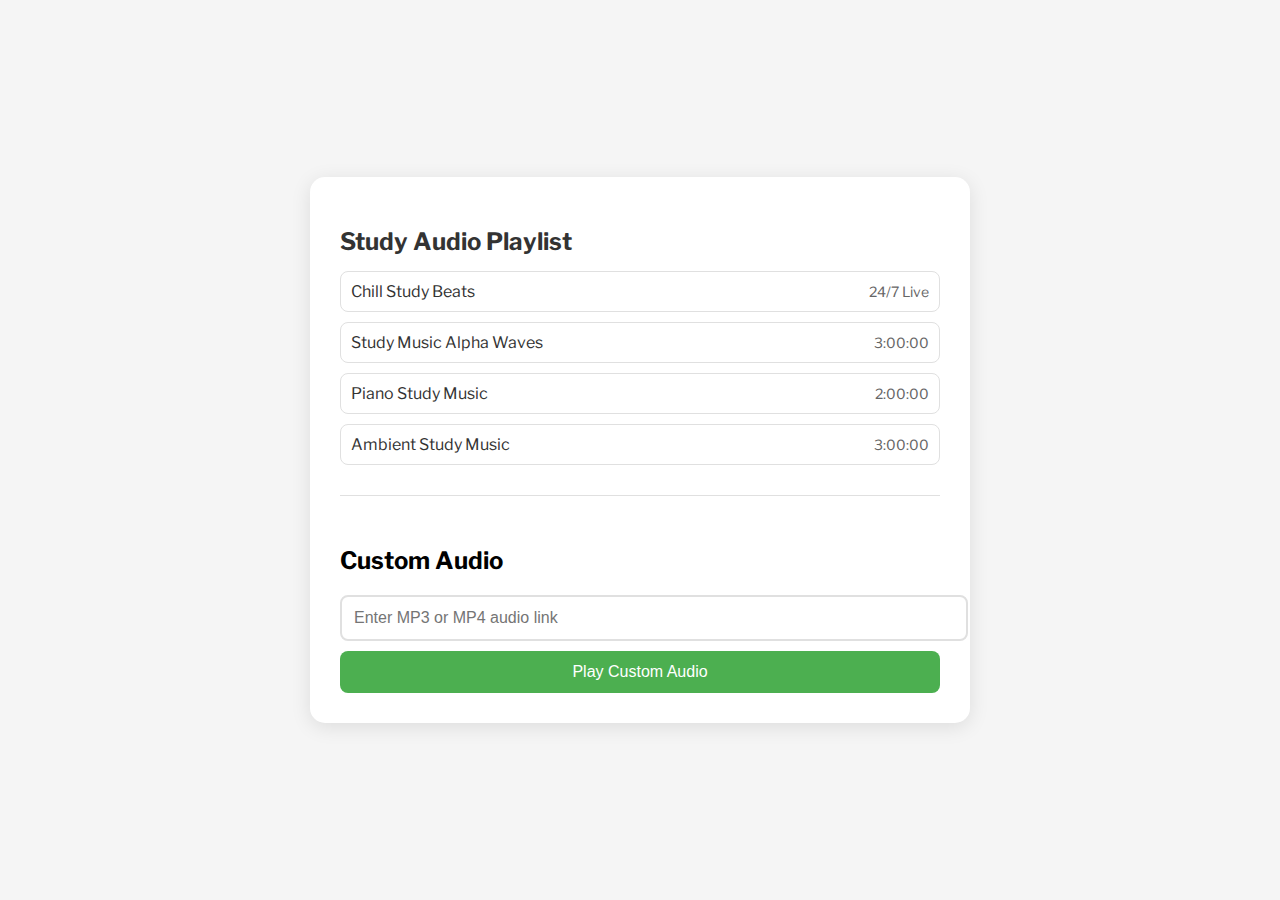
<file: haben.html>
<!DOCTYPE html>
<html>
<head>
  <title>CramJam Study Audio Player</title>
  <link href="https://fonts.googleapis.com/css2?family=Libre+Franklin:wght@400;600&display=swap" rel="stylesheet">
  <style>
    body {
      margin: 0;
      padding: 0;
      font-family: 'Libre Franklin', sans-serif;
      background-color: #f5f5f5;
      display: flex;
      justify-content: center;
      align-items: center;
      min-height: 100vh;
    }

    .player-container {
      background-color: white;
      border-radius: 15px;
      padding: 30px;
      width: 90%;
      max-width: 600px;
      box-shadow: 0 4px 20px rgba(0,0,0,0.1);
    }

    .study-playlist {
      margin-bottom: 30px;
    }

    .playlist-title {
      color: #333;
      margin-bottom: 15px;
    }

    .audio-option {
      display: flex;
      align-items: center;
      padding: 10px;
      border: 1px solid #e0e0e0;
      border-radius: 8px;
      margin-bottom: 10px;
      cursor: pointer;
      transition: all 0.3s ease;
    }

    .audio-option:hover {
      background-color: #f8f8f8;
      transform: translateX(5px);
    }

    .audio-option.active {
      background-color: #e8f5e9;
      border-color: #4CAF50;
    }

    .audio-option .title {
      flex-grow: 1;
      color: #333;
    }

    .audio-option .duration {
      color: #666;
      font-size: 14px;
    }

    .custom-audio {
      margin-top: 30px;
      padding-top: 30px;
      border-top: 1px solid #e0e0e0;
    }

    .url-input {
      width: 100%;
      padding: 12px;
      border: 2px solid #e0e0e0;
      border-radius: 8px;
      font-size: 16px;
      margin-bottom: 10px;
    }

    .url-input:focus {
      outline: none;
      border-color: #4CAF50;
    }

    .play-button {
      background-color: #4CAF50;
      color: white;
      border: none;
      padding: 12px 24px;
      border-radius: 8px;
      font-size: 16px;
      cursor: pointer;
      width: 100%;
      transition: background-color 0.3s;
    }

    .play-button:hover {
      background-color: #45a049;
    }

    .player {
      width: 100%;
      margin-top: 20px;
      display: none;
    }

    .player.active {
      display: block;
    }

    .error-message {
      color: #ff4444;
      margin-top: 10px;
      display: none;
    }

    .error-message.active {
      display: block;
    }

    .now-playing {
      margin-top: 20px;
      padding: 15px;
      background-color: #f8f8f8;
      border-radius: 8px;
      display: none;
    }

    .now-playing.active {
      display: block;
    }

    .now-playing h3 {
      margin: 0 0 10px 0;
      color: #333;
    }

    .now-playing p {
      margin: 0;
      color: #666;
    }

    .youtube-player {
      width: 100%;
      aspect-ratio: 16/9;
      border-radius: 8px;
      overflow: hidden;
    }
  </style>
</head>
<body>
  <div class="player-container">
    <div class="study-playlist">
      <h2 class="playlist-title">Study Audio Playlist</h2>
      <div class="audio-option" data-url="https://www.youtube.com/embed/jfKfPfyJRdk?autoplay=1">
        <div class="title">Chill Study Beats</div>
        <div class="duration">24/7 Live</div>
      </div>
      <div class="audio-option" data-url="https://www.youtube.com/embed/4xDzrJKXOOY?autoplay=1">
        <div class="title">Study Music Alpha Waves</div>
        <div class="duration">3:00:00</div>
      </div>
      <div class="audio-option" data-url="https://www.youtube.com/embed/1ZYbU82GVz4?autoplay=1">
        <div class="title">Piano Study Music</div>
        <div class="duration">2:00:00</div>
      </div>
      <div class="audio-option" data-url="https://www.youtube.com/embed/lTRiuFIWV54?autoplay=1">
        <div class="title">Ambient Study Music</div>
        <div class="duration">3:00:00</div>
      </div>
    </div>

    <div class="custom-audio">
      <h2>Custom Audio</h2>
      <input type="text" class="url-input" placeholder="Enter MP3 or MP4 audio link">
      <button class="play-button">Play Custom Audio</button>
      <div class="error-message">Invalid URL. Please enter a valid MP3 or MP4 link.</div>
    </div>
    
    <div class="now-playing">
      <h3>Now Playing</h3>
      <p class="current-track">No track selected</p>
    </div>

    <div class="player"></div>
  </div>

  <script>
    // Handle playlist audio options
    document.querySelectorAll('.audio-option').forEach(option => {
      option.addEventListener('click', function() {
        // Remove active class from all options
        document.querySelectorAll('.audio-option').forEach(opt => {
          opt.classList.remove('active');
        });
        
        // Add active class to clicked option
        this.classList.add('active');
        
        const url = this.getAttribute('data-url');
        playAudio(url, this.querySelector('.title').textContent);
      });
    });

    // Handle custom audio
    document.querySelector('.play-button').addEventListener('click', function() {
      const urlInput = document.querySelector('.url-input');
      const url = urlInput.value.trim();
      
      if (!url) {
        showError('Please enter a URL');
        return;
      }

      if (url.endsWith('.mp3') || url.endsWith('.mp4')) {
        playAudio(url, url.split('/').pop());
      } else {
        showError('Please enter a valid MP3 or MP4 URL');
      }
    });

    function playAudio(url, title) {
      const player = document.querySelector('.player');
      const nowPlaying = document.querySelector('.now-playing');
      const currentTrack = document.querySelector('.current-track');
      const errorMessage = document.querySelector('.error-message');
      
      // Clear previous content
      player.innerHTML = '';
      errorMessage.classList.remove('active');
      
      // Check if it's a YouTube URL
      if (url.includes('youtube.com') || url.includes('youtu.be')) {
        player.innerHTML = `
          <div class="youtube-player">
            <iframe 
              width="100%" 
              height="100%" 
              src="${url}" 
              frameborder="0" 
              allow="accelerometer; autoplay; clipboard-write; encrypted-media; gyroscope; picture-in-picture" 
              allowfullscreen>
            </iframe>
          </div>
        `;
      } 
      // Check if it's an MP3 or MP4 file
      else if (url.endsWith('.mp3') || url.endsWith('.mp4')) {
        player.innerHTML = `
          <audio controls style="width: 100%;">
            <source src="${url}" type="${url.endsWith('.mp3') ? 'audio/mpeg' : 'audio/mp4'}">
            Your browser does not support the audio element.
          </audio>
        `;
      } else {
        showError('Unsupported URL format');
        return;
      }

      player.classList.add('active');
      nowPlaying.classList.add('active');
      currentTrack.textContent = title;
    }

    function showError(message) {
      const errorMessage = document.querySelector('.error-message');
      errorMessage.textContent = message;
      errorMessage.classList.add('active');
    }
  </script>
</body>
</html>
</file>
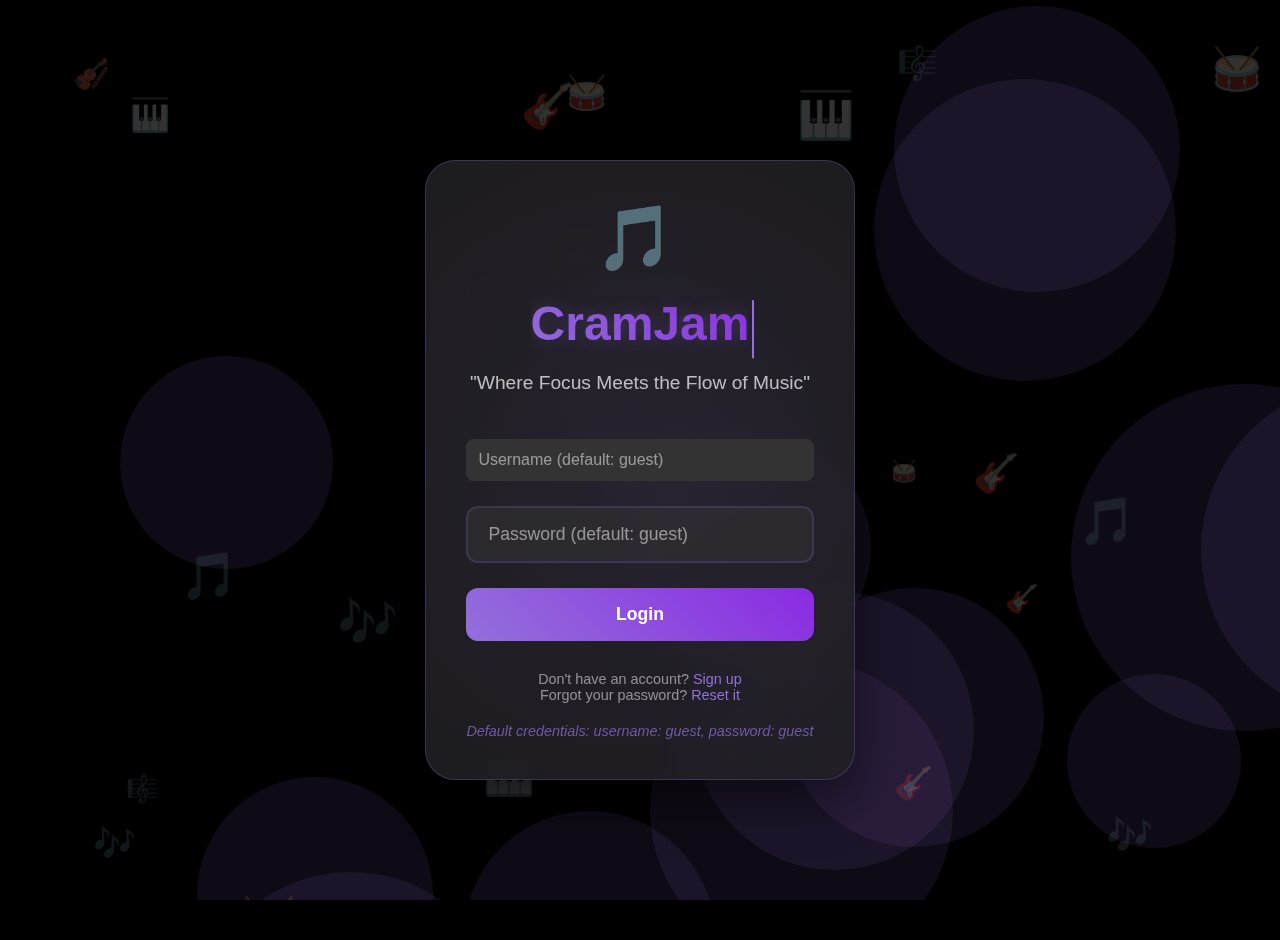
<file: login.html>
<!DOCTYPE html>
<html lang="en">
<head>
    <meta charset="UTF-8">
    <meta name="viewport" content="width=device-width, initial-scale=1.0">
    <title>CramJam - Login</title>
    <link rel="stylesheet" href="styles.css">
    <style>
        .login-wrapper {
            min-height: 100vh;
            display: flex;
            align-items: center;
            justify-content: center;
            padding: 20px;
        }

        .login-container {
            width: 100%;
            max-width: 500px;
            padding: 40px;
            background: rgba(28, 28, 28, 0.9);
            backdrop-filter: blur(20px);
            border-radius: 30px;
            box-shadow: 0 20px 50px rgba(0, 0, 0, 0.5);
            border: 1px solid rgba(147, 112, 219, 0.3);
            text-align: center;
            position: relative;
            overflow: hidden;
        }

        .login-container::before {
            content: '';
            position: absolute;
            top: -50%;
            left: -50%;
            width: 200%;
            height: 200%;
            background: radial-gradient(circle, rgba(147, 112, 219, 0.1) 0%, transparent 70%);
            animation: rotate 20s linear infinite;
            z-index: -1;
        }

        @keyframes rotate {
            from { transform: rotate(0deg); }
            to { transform: rotate(360deg); }
        }

        .login-title {
            display: flex;
            flex-direction: column;
            align-items: center;
            gap: 20px;
            margin-bottom: 40px;
        }

        .login-title .logo {
            font-size: 4rem;
            animation: pulse 2s infinite;
        }

        @keyframes pulse {
            0% { transform: scale(1); }
            50% { transform: scale(1.1); }
            100% { transform: scale(1); }
        }

        .login-title h1 {
            font-size: 3rem;
            margin: 0;
            background: linear-gradient(45deg, #9370DB, #8A2BE2);
            -webkit-background-clip: text;
            -webkit-text-fill-color: transparent;
            text-shadow: 0 0 20px rgba(147, 112, 219, 0.3);
            position: relative;
            width: fit-content;
            margin: 0 auto;
        }

        .login-title h1::after {
            content: '';
            position: absolute;
            right: -5px;
            top: 50%;
            transform: translateY(-50%);
            width: 2px;
            height: 1.2em;
            background: #9370DB;
            animation: blink 0.7s infinite;
        }

        @keyframes blink {
            0%, 100% { opacity: 1; }
            50% { opacity: 0; }
        }

        .typing-text {
            display: inline-block;
            overflow: hidden;
            white-space: nowrap;
            animation: typing 2s steps(7, end);
        }

        @keyframes typing {
            from { width: 0 }
            to { width: 100% }
        }

        .login-subtitle {
            color: rgba(255, 255, 255, 0.7);
            font-size: 1.2rem;
            margin-top: -10px;
        }

        .login-form {
            display: flex;
            flex-direction: column;
            gap: 25px;
        }

        .input-wrapper {
            position: relative;
        }

        .login-input {
            width: 100%;
            padding: 16px 20px;
            border: 2px solid rgba(147, 112, 219, 0.2);
            border-radius: 12px;
            background: rgba(51, 51, 51, 0.5);
            color: #fff;
            font-size: 1.1rem;
            transition: all 0.3s ease;
        }

        .login-input:focus {
            outline: none;
            border-color: #9370DB;
            box-shadow: 0 0 15px rgba(147, 112, 219, 0.3);
        }

        .login-input::placeholder {
            color: rgba(255, 255, 255, 0.5);
        }

        .login-btn {
            width: 100%;
            padding: 16px;
            border: none;
            border-radius: 12px;
            background: linear-gradient(45deg, #9370DB, #8A2BE2);
            color: white;
            font-size: 1.1rem;
            font-weight: 600;
            cursor: pointer;
            transition: all 0.3s ease;
            position: relative;
            overflow: hidden;
        }

        .login-btn::before {
            content: '';
            position: absolute;
            top: 0;
            left: -100%;
            width: 100%;
            height: 100%;
            background: linear-gradient(90deg, transparent, rgba(255, 255, 255, 0.2), transparent);
            transition: 0.5s;
        }

        .login-btn:hover {
            transform: translateY(-3px);
            box-shadow: 0 10px 20px rgba(147, 112, 219, 0.3);
        }

        .login-btn:hover::before {
            left: 100%;
        }

        .login-error {
            color: #ff4444;
            margin-top: 15px;
            padding: 10px;
            background: rgba(255, 68, 68, 0.1);
            border-radius: 8px;
            display: none;
            animation: shake 0.5s;
        }

        @keyframes shake {
            0%, 100% { transform: translateX(0); }
            25% { transform: translateX(-5px); }
            75% { transform: translateX(5px); }
        }

        .login-footer {
            margin-top: 30px;
            color: rgba(255, 255, 255, 0.5);
            font-size: 0.9rem;
        }

        .login-footer a {
            color: #9370DB;
            text-decoration: none;
            transition: color 0.3s ease;
        }

        .login-footer a:hover {
            color: #8A2BE2;
        }

        .credentials-hint {
            margin-top: 20px;
            color: rgba(147, 112, 219, 0.7);
            font-size: 0.9rem;
            font-style: italic;
        }

        .typing-subtitle {
            display: inline-block;
            overflow: hidden;
            white-space: nowrap;
            animation: typing 3s steps(40, end);
            animation-delay: 2.5s;
            animation-fill-mode: both;
        }

        @keyframes typing {
            from { width: 0 }
            to { width: 100% }
        }
    </style>
</head>
<body>
    <div class="background-shapes" id="backgroundShapes"></div>
    
    <div class="login-wrapper">
        <div class="login-container">
            <div class="login-title">
                <span class="logo">🎵</span>
                <h1><span class="typing-text">CramJam</span></h1>
                <p class="login-subtitle"><span class="typing-subtitle">"Where Focus Meets the Flow of Music"</span></p>
            </div>
            
            <form class="login-form" onsubmit="handleLogin(event)">
                <div class="input-wrapper">
                    <input type="text" class="login-input" id="username" placeholder="Username (default: guest)" required>
                </div>
                <div class="input-wrapper">
                    <input type="password" class="login-input" id="password" placeholder="Password (default: guest)" required>
                </div>
                <button type="submit" class="login-btn">Login</button>
            </form>
            
            <div class="login-error" id="loginError">Invalid credentials. Please try again.</div>
            
            <div class="login-footer">
                <p>Don't have an account? <a href="signup.html">Sign up</a></p>
                <p>Forgot your password? <a href="reset-password.html">Reset it</a></p>
                <p class="credentials-hint">Default credentials: username: guest, password: guest</p>
            </div>
        </div>
    </div>

    <script>
        // Create background shapes
        function createBackgroundShapes() {
            const container = document.getElementById('backgroundShapes');
            const musicIcons = ['🎵', '🎶', '🎼', '🎹', '🎸', '🎷', '🎺', '🎻', '🥁'];
            
            // Create floating circles
            for (let i = 0; i < 15; i++) {
                const shape = document.createElement('div');
                shape.className = 'shape';
                shape.style.width = `${Math.random() * 300 + 150}px`;
                shape.style.height = shape.style.width;
                shape.style.left = `${Math.random() * 100}%`;
                shape.style.top = `${Math.random() * 100}%`;
                shape.style.animationDelay = `${Math.random() * 15}s`;
                container.appendChild(shape);
            }

            // Create floating music icons
            for (let i = 0; i < 30; i++) {
                const icon = document.createElement('div');
                icon.className = 'music-icon';
                icon.textContent = musicIcons[Math.floor(Math.random() * musicIcons.length)];
                icon.style.left = `${Math.random() * 100}%`;
                icon.style.top = `${Math.random() * 100}%`;
                icon.style.animationDelay = `${Math.random() * 20}s`;
                icon.style.fontSize = `${Math.random() * 30 + 20}px`;
                container.appendChild(icon);
            }
        }

        // Handle login
        function handleLogin(event) {
            event.preventDefault();
            const username = document.getElementById('username').value;
            const password = document.getElementById('password').value;
            const errorElement = document.getElementById('loginError');

            // Check for default guest credentials
            if (username === 'guest' && password === 'guest') {
                const sessionToken = btoa(username + ':' + Date.now());
                localStorage.setItem('sessionToken', sessionToken);
                window.location.href = 'index.html';
                return;
            }

            // Get stored users
            const users = JSON.parse(localStorage.getItem('cramjamUsers') || '[]');
            
            // Find user
            const user = users.find(u => u.username === username);
            
            if (user && btoa(password) === user.password) {
                // Create session and redirect
                const sessionToken = btoa(username + ':' + Date.now());
                localStorage.setItem('sessionToken', sessionToken);
                window.location.href = 'index.html';
            } else {
                errorElement.style.display = 'block';
                setTimeout(() => {
                    errorElement.style.display = 'none';
                }, 3000);
            }
        }

        // Initialize background shapes
        document.addEventListener('DOMContentLoaded', createBackgroundShapes);
    </script>
</body>
</html>
</file>
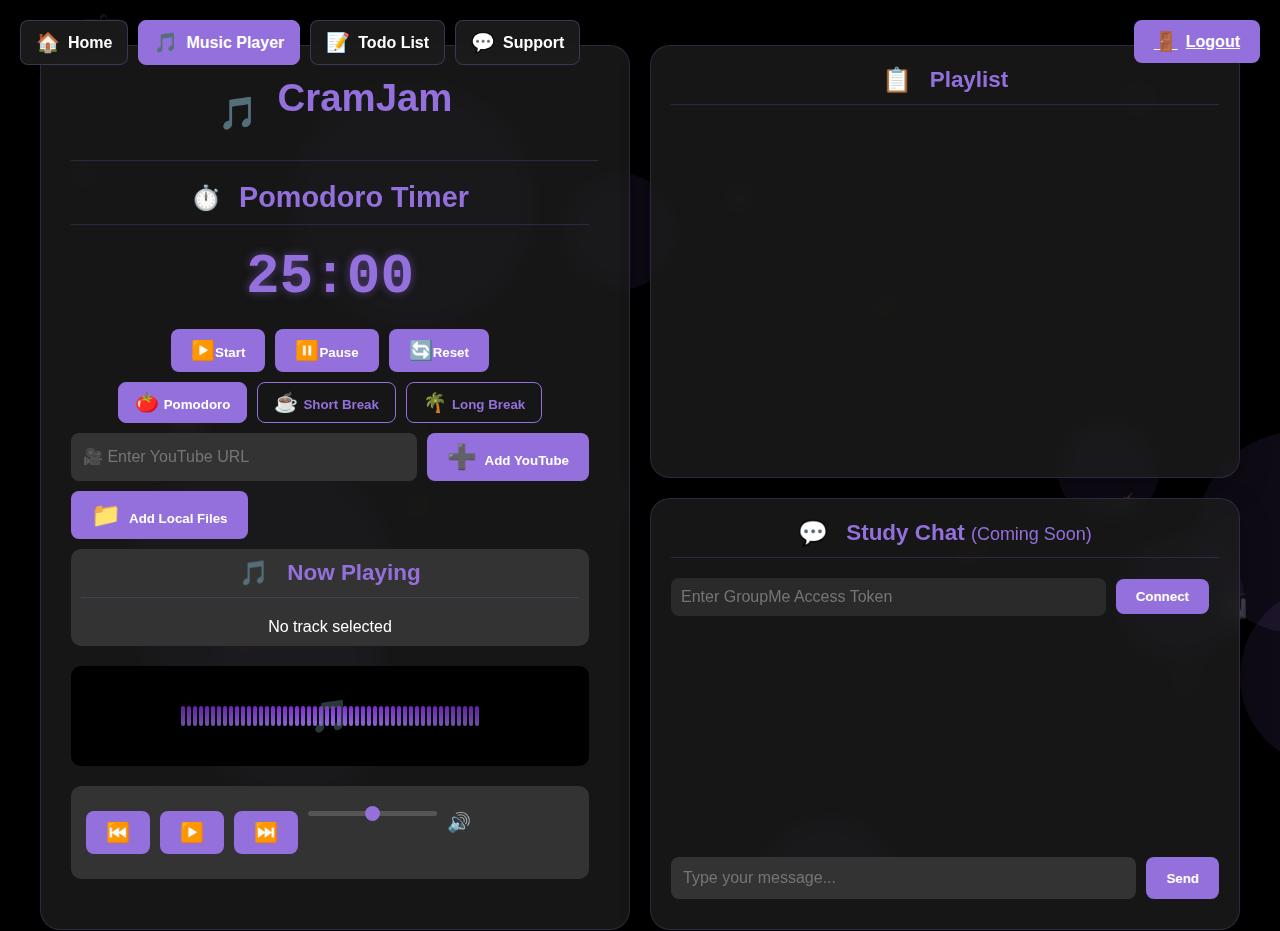
<file: music-player.html>
<!DOCTYPE html>
<html lang="en">
<head>
    <meta charset="UTF-8">
    <meta name="viewport" content="width=device-width, initial-scale=1.0">
    <title>CramJam</title>
    <style>
        * {
            margin: 0;
            padding: 0;
            box-sizing: border-box;
            font-family: 'Segoe UI', Tahoma, Geneva, Verdana, sans-serif;
        }

        body {
            background: #000;
            color: #fff;
            min-height: 100vh;
            display: flex;
            justify-content: center;
            align-items: center;
            padding: 20px;
            overflow: hidden;
            position: relative;
        }

        .background-shapes {
            position: fixed;
            top: 0;
            left: 0;
            width: 100%;
            height: 100%;
            z-index: -1;
            overflow: hidden;
        }

        .shape {
            position: absolute;
            background: rgba(147, 112, 219, 0.1);
            border-radius: 50%;
            animation: float 15s infinite linear;
        }

        .music-icon {
            position: absolute;
            color: rgba(147, 112, 219, 0.2);
            font-size: 24px;
            animation: float 20s infinite linear;
            pointer-events: none;
        }

        @keyframes float {
            0% {
                transform: translate(0, 0) rotate(0deg);
            }
            50% {
                transform: translate(100px, 100px) rotate(180deg);
            }
            100% {
                transform: translate(0, 0) rotate(360deg);
            }
        }

        .app-container {
            display: grid;
            grid-template-columns: 1fr 1fr;
            gap: 20px;
            width: 100%;
            max-width: 1200px;
            height: 90vh;
        }

        .main-section {
            display: flex;
            flex-direction: column;
            gap: 20px;
        }

        .player-container {
            background: rgba(28, 28, 28, 0.8);
            backdrop-filter: blur(10px);
            border-radius: 20px;
            padding: 30px;
            box-shadow: 0 10px 30px rgba(0, 0, 0, 0.3);
            border: 1px solid rgba(147, 112, 219, 0.2);
            height: 100%;
            display: flex;
            flex-direction: column;
        }

        .section-card {
            background: rgba(28, 28, 28, 0.8);
            backdrop-filter: blur(10px);
            border-radius: 20px;
            padding: 20px;
            box-shadow: 0 10px 30px rgba(0, 0, 0, 0.3);
            border: 1px solid rgba(147, 112, 219, 0.2);
            height: 100%;
            display: flex;
            flex-direction: column;
        }

        .section-header {
            display: flex;
            justify-content: center;
            align-items: center;
            margin-bottom: 20px;
            padding-bottom: 10px;
            border-bottom: 1px solid rgba(147, 112, 219, 0.2);
        }

        .section-title {
            display: flex;
            align-items: center;
            justify-content: center;
            gap: 10px;
            color: #9370DB;
            font-size: 1.2rem;
        }

        .section-content {
            flex: 1;
            overflow-y: auto;
            padding-right: 10px;
        }

        .section-content::-webkit-scrollbar {
            width: 6px;
        }

        .section-content::-webkit-scrollbar-track {
            background: rgba(147, 112, 219, 0.1);
            border-radius: 3px;
        }

        .section-content::-webkit-scrollbar-thumb {
            background: rgba(147, 112, 219, 0.3);
            border-radius: 3px;
        }

        .section-content::-webkit-scrollbar-thumb:hover {
            background: rgba(147, 112, 219, 0.5);
        }

        .timer-display {
            font-size: 3.5rem;
            font-weight: bold;
            color: #9370DB;
            text-align: center;
            margin: 20px 0;
            font-family: monospace;
            text-shadow: 0 0 10px rgba(147, 112, 219, 0.5);
        }

        .control-group {
            display: flex;
            gap: 10px;
            justify-content: center;
            margin: 10px 0;
        }

        .input-group {
            display: flex;
            gap: 10px;
            margin: 10px 0;
        }

        .btn {
            padding: 10px 20px;
            border: none;
            border-radius: 8px;
            background: #9370DB;
            color: white;
            cursor: pointer;
            font-weight: 600;
            transition: all 0.3s ease;
        }

        .timer-btn:hover {
            background: #8A2BE2;
            transform: translateY(-2px);
        }

        .timer-btn:disabled {
            background: #333;
            cursor: not-allowed;
            transform: none;
        }

        .timer-presets {
            display: flex;
            gap: 10px;
            justify-content: center;
            margin-bottom: 20px;
        }

        .preset-btn {
            padding: 8px 16px;
            border: 1px solid #9370DB;
            border-radius: 8px;
            background: transparent;
            color: #9370DB;
            cursor: pointer;
            transition: all 0.3s ease;
        }

        .preset-btn:hover {
            background: #9370DB;
            color: white;
        }

        .preset-btn.active {
            background: #9370DB;
            color: white;
        }

        h1 {
            text-align: center;
            margin-bottom: 30px;
            color: #9370DB;
        }

        .input-section {
            display: flex;
            gap: 10px;
            margin-bottom: 20px;
            flex-wrap: wrap;
        }

        input[type="text"] {
            flex: 1;
            min-width: 200px;
            padding: 12px;
            border: none;
            border-radius: 8px;
            background: #333;
            color: #fff;
            font-size: 16px;
        }

        button {
            padding: 12px 24px;
            border: none;
            border-radius: 8px;
            background: #9370DB;
            color: white;
            cursor: pointer;
            font-weight: 600;
            transition: all 0.3s ease;
        }

        button:hover {
            background: #8A2BE2;
            transform: translateY(-2px);
        }

        .player {
            width: 100%;
            height: 100px;
            background: #000;
            border-radius: 10px;
            margin-bottom: 20px;
            overflow: hidden;
            display: flex;
            align-items: center;
            justify-content: center;
            position: relative;
        }

        #videoPlayer {
            display: none;
        }

        #youtubePlayer {
            display: none;
        }

        .audio-visualizer {
            width: 100%;
            height: 100%;
            display: flex;
            align-items: center;
            justify-content: center;
            position: relative;
            overflow: hidden;
        }

        .wave-container {
            width: 100%;
            height: 100%;
            display: flex;
            align-items: center;
            justify-content: center;
            gap: 2px;
            padding: 0 20px;
        }

        .wave-bar {
            width: 4px;
            height: 20px;
            background: linear-gradient(to top, #9370DB, #8A2BE2);
            border-radius: 2px;
            animation: wave 1s ease-in-out infinite;
            transform-origin: bottom;
        }

        @keyframes wave {
            0%, 100% {
                transform: scaleY(0.3);
            }
            50% {
                transform: scaleY(1);
            }
        }

        .visualizer-overlay {
            position: absolute;
            top: 0;
            left: 0;
            width: 100%;
            height: 100%;
            background: radial-gradient(circle at center, transparent 0%, rgba(0,0,0,0.5) 100%);
            display: flex;
            align-items: center;
            justify-content: center;
        }

        .visualizer-icon {
            font-size: 2rem;
            color: rgba(147, 112, 219, 0.5);
            animation: pulse 2s ease-in-out infinite;
        }

        @keyframes pulse {
            0%, 100% {
                transform: scale(1);
                opacity: 0.5;
            }
            50% {
                transform: scale(1.2);
                opacity: 0.8;
            }
        }

        .controls {
            display: flex;
            gap: 15px;
            align-items: center;
            margin-bottom: 20px;
            padding: 15px;
            background: #333;
            border-radius: 10px;
        }

        .control-btn {
            width: 40px;
            height: 40px;
            border-radius: 50%;
            display: flex;
            align-items: center;
            justify-content: center;
            background: #9370DB;
            cursor: pointer;
            transition: all 0.3s ease;
        }

        .control-btn:hover {
            background: #8A2BE2;
            transform: scale(1.1);
        }

        #volumeControl {
            flex: 1;
            max-width: 200px;
            height: 5px;
            -webkit-appearance: none;
            appearance: none;
            background: #555;
            border-radius: 5px;
            outline: none;
        }

        #volumeControl::-webkit-slider-thumb {
            -webkit-appearance: none;
            width: 15px;
            height: 15px;
            border-radius: 50%;
            background: #9370DB;
            cursor: pointer;
        }

        .playlist {
            background: #333;
            border-radius: 10px;
            padding: 15px;
            max-height: 300px;
            overflow-y: auto;
        }

        .playlist-item {
            display: flex;
            justify-content: space-between;
            align-items: center;
            padding: 10px;
            background: #2a2a2a;
            margin-bottom: 10px;
            border-radius: 8px;
            cursor: pointer;
            transition: all 0.3s ease;
        }

        .playlist-item:hover {
            background: #3a3a3a;
        }

        .playlist-item.active {
            background: #9370DB;
        }

        .playlist-item button {
            padding: 5px 10px;
            background: #FF69B4;
            font-size: 12px;
        }

        .playlist-item button:hover {
            background: #FF1493;
        }

        .now-playing {
            text-align: center;
            margin-bottom: 20px;
            padding: 10px;
            background: #333;
            border-radius: 10px;
        }

        .progress-bar {
            width: 100%;
            height: 5px;
            background: #555;
            border-radius: 5px;
            margin-top: 10px;
            cursor: pointer;
        }

        .progress {
            height: 100%;
            background: #9370DB;
            border-radius: 5px;
            width: 0%;
            transition: width 0.1s linear;
        }

        .logo {
            font-size: 2rem;
            margin-right: 10px;
        }

        .section-icon {
            font-size: 1.5rem;
            margin-right: 8px;
        }

        .control-icon {
            font-size: 1.2rem;
        }

        .playlist-icon {
            font-size: 1rem;
            margin-right: 8px;
        }

        .timer-icon {
            font-size: 1.5rem;
            margin-right: 8px;
        }

        .preset-icon {
            font-size: 1.2rem;
            margin-right: 5px;
        }

        .logout-btn {
            position: absolute;
            top: 20px;
            right: 20px;
            padding: 10px 20px;
            border: none;
            border-radius: 8px;
            background: #9370DB;
            color: white;
            cursor: pointer;
            font-weight: 600;
            transition: all 0.3s ease;
            display: flex;
            align-items: center;
            gap: 8px;
            z-index: 1000;
        }

        .logout-btn:hover {
            background: #8A2BE2;
            transform: translateY(-2px);
        }

        .logout-icon {
            font-size: 1.2rem;
        }

        .logout-toast {
            position: fixed;
            top: 20px;
            left: 50%;
            transform: translateX(-50%);
            background: rgba(28, 28, 28, 0.9);
            color: white;
            padding: 15px 30px;
            border-radius: 8px;
            box-shadow: 0 4px 15px rgba(0, 0, 0, 0.3);
            display: none;
            z-index: 1000;
            animation: slideIn 0.3s ease-out;
        }

        @keyframes slideIn {
            from {
                transform: translate(-50%, -100%);
                opacity: 0;
            }
            to {
                transform: translate(-50%, 0);
                opacity: 1;
            }
        }

        .chat-section {
            background: #333;
            border-radius: 10px;
            padding: 15px;
            margin-top: 20px;
            max-height: 300px;
            display: flex;
            flex-direction: column;
        }

        .chat-header {
            display: flex;
            justify-content: space-between;
            align-items: center;
            margin-bottom: 15px;
            color: #9370DB;
        }

        .chat-messages {
            flex: 1;
            overflow-y: auto;
            margin-bottom: 15px;
            padding: 10px;
            background: #2a2a2a;
            border-radius: 8px;
        }

        .message {
            margin-bottom: 10px;
            padding: 8px 12px;
            background: #3a3a3a;
            border-radius: 8px;
            max-width: 80%;
        }

        .message.sent {
            background: #9370DB;
            margin-left: auto;
        }

        .message.received {
            background: #3a3a3a;
            margin-right: auto;
        }

        .message-sender {
            font-weight: bold;
            color: #9370DB;
            margin-bottom: 4px;
        }

        .chat-input {
            display: flex;
            gap: 10px;
        }

        .chat-input input {
            flex: 1;
            padding: 10px;
            border: none;
            border-radius: 8px;
            background: #2a2a2a;
            color: #fff;
        }

        .chat-input button {
            padding: 10px 20px;
            margin: 0;
        }

        .groupme-connect {
            display: flex;
            align-items: center;
            gap: 10px;
            margin-bottom: 15px;
        }

        .groupme-connect input {
            flex: 1;
            padding: 10px;
            border: none;
            border-radius: 8px;
            background: #2a2a2a;
            color: #fff;
        }

        .groupme-connect button {
            margin: 0;
            white-space: nowrap;
        }

        /* Navigation Menu Styles */
        .nav-menu {
            position: fixed;
            top: 20px;
            left: 20px;
            z-index: 1000;
            display: flex;
            gap: 10px;
            align-items: center;
        }

        .nav-btn {
            padding: 10px 15px;
            border: none;
            border-radius: 8px;
            background: rgba(28, 28, 28, 0.9);
            color: white;
            cursor: pointer;
            font-weight: 600;
            transition: all 0.3s ease;
            display: flex;
            align-items: center;
            gap: 8px;
            text-decoration: none;
            border: 1px solid rgba(147, 112, 219, 0.3);
            backdrop-filter: blur(10px);
        }

        .nav-btn:hover {
            background: rgba(147, 112, 219, 0.8);
            transform: translateY(-2px);
            box-shadow: 0 5px 15px rgba(147, 112, 219, 0.3);
        }

        .nav-btn.active {
            background: #9370DB;
            border-color: #9370DB;
        }

        .nav-icon {
            font-size: 1.2rem;
        }

        @media (max-width: 768px) {
            .nav-menu {
                flex-direction: column;
                gap: 5px;
            }
            
            .nav-btn {
                padding: 8px 12px;
                font-size: 14px;
            }
        }
    </style>
</head>
<body>
    <div class="background-shapes" id="backgroundShapes"></div>
    
    <!-- Navigation Menu -->
    <nav class="nav-menu">
        <a href="index.html" class="nav-btn">
            <span class="nav-icon">🏠</span>Home
        </a>
        <a href="music-player.html" class="nav-btn active">
            <span class="nav-icon">🎵</span>Music Player
        </a>
        <a href="todo-list.html" class="nav-btn">
            <span class="nav-icon">📝</span>Todo List
        </a>
        <a href="contact-support.html" class="nav-btn">
            <span class="nav-icon">💬</span>Support
        </a>
    </nav>
    
    <a href="login.html" class="logout-btn">
        <span class="logout-icon">🚪</span>Logout
    </a>
    <div class="logout-toast" id="logoutToast">Logging out...</div>
    
    <div class="app-container">
        <div class="main-section">
            <div class="player-container">
                <div class="section-header">
                    <div class="section-title">
                        <span class="logo">🎵</span>
                        <h1>CramJam</h1>
                    </div>
                </div>

                <div class="section-content">
                    <div class="timer-section">
                        <div class="section-header">
                            <div class="section-title">
                                <span class="timer-icon">⏱️</span>
                                <h2>Pomodoro Timer</h2>
                            </div>
                        </div>
                        <div class="timer-display" id="timerDisplay">25:00</div>
                        <div class="control-group">
                            <button class="btn" id="startTimer">
                                <span class="control-icon">▶️</span>Start
                            </button>
                            <button class="btn" id="pauseTimer" disabled>
                                <span class="control-icon">⏸️</span>Pause
                            </button>
                            <button class="btn" id="resetTimer">
                                <span class="control-icon">🔄</span>Reset
                            </button>
                        </div>
                        <div class="control-group">
                            <button class="btn preset-btn" data-time="25">
                                <span class="preset-icon">🍅</span>Pomodoro
                            </button>
                            <button class="btn preset-btn" data-time="5">
                                <span class="preset-icon">☕</span>Short Break
                            </button>
                            <button class="btn preset-btn" data-time="15">
                                <span class="preset-icon">🌴</span>Long Break
                            </button>
                        </div>
                    </div>

                    <div class="input-group">
                        <input type="text" class="input" id="youtubeUrl" placeholder="🎥 Enter YouTube URL">
                        <button class="btn" id="addYouTubeBtn">
                            <span class="section-icon">➕</span>Add YouTube
                        </button>
                    </div>

                    <div class="input-group">
                        <input type="file" id="localFile" accept="audio/*,video/*" style="display: none" multiple>
                        <button class="btn" id="addLocalBtn">
                            <span class="section-icon">📁</span>Add Local Files
                        </button>
                    </div>

                    <div class="now-playing">
                        <div class="section-header">
                            <div class="section-title">
                                <span class="section-icon">🎵</span>
                                <h3>Now Playing</h3>
                            </div>
                        </div>
                        <p id="currentTrack">No track selected</p>
                    </div>

                    <div class="player">
                        <div id="youtubePlayer"></div>
                        <video id="videoPlayer" controls></video>
                        <div class="audio-visualizer">
                            <div class="wave-container" id="waveContainer"></div>
                            <div class="visualizer-overlay">
                                <span class="visualizer-icon">🎵</span>
                            </div>
                        </div>
                    </div>

                    <div class="controls">
                        <div class="control-group">
                            <button class="btn" id="prevBtn">
                                <span class="control-icon">⏮️</span>
                            </button>
                            <button class="btn" id="playPauseBtn">
                                <span class="control-icon">▶️</span>
                            </button>
                            <button class="btn" id="nextBtn">
                                <span class="control-icon">⏭️</span>
                            </button>
                            <input type="range" class="input" id="volumeControl" min="0" max="100" value="100">
                            <span class="control-icon">🔊</span>
                        </div>
                    </div>
                </div>
            </div>
        </div>

        <div class="main-section">
            <div class="section-card">
                <div class="section-header">
                    <div class="section-title">
                        <span class="section-icon">📋</span>
                        <h3>Playlist</h3>
                    </div>
                </div>
                <div class="section-content" id="playlist">
                    <!-- Playlist items will be added here -->
                </div>
            </div>

            <div class="section-card">
                <div class="section-header">
                    <div class="section-title">
                        <span class="section-icon">💬</span>
                        <h3>Study Chat <span style="color: #9370DB; font-size: 0.8em; font-weight: normal;">(Coming Soon)</span></h3>
                    </div>
                </div>
                <div class="section-content">
                    <div class="groupme-connect">
                        <input type="text" class="input" id="groupmeToken" placeholder="Enter GroupMe Access Token">
                        <button class="btn" onclick="connectGroupMe()">Connect</button>
                    </div>
                    <div id="chatMessages">
                        <!-- Messages will appear here -->
                    </div>
                </div>
                <div class="input-group">
                    <input type="text" class="input" id="messageInput" placeholder="Type your message...">
                    <button class="btn" onclick="sendMessage()">Send</button>
                </div>
            </div>
        </div>
    </div>

    <script>
        let playlist = [];
        let currentTrackIndex = -1;
        let isPlaying = false;
        let youtubePlayer;

        // Load YouTube IFrame API
        var tag = document.createElement('script');
        tag.src = "https://www.youtube.com/iframe_api";
        var firstScriptTag = document.getElementsByTagName('script')[0];
        firstScriptTag.parentNode.insertBefore(tag, firstScriptTag);

        // Initialize YouTube Player (global function)
        window.onYouTubeIframeAPIReady = function() {
            youtubePlayer = new YT.Player('youtubePlayer', {
                height: '100%',
                width: '100%',
                playerVars: {
                    'autoplay': 0,
                    'controls': 0,
                    'rel': 0,
                    'showinfo': 0,
                    'modestbranding': 1,
                    'playsinline': 1,
                    'enablejsapi': 1,
                    'origin': window.location.origin,
                    'fs': 0,
                    'iv_load_policy': 3,
                    'controls': 0,
                    'showinfo': 0,
                    'modestbranding': 1,
                    'autohide': 1
                },
                events: {
                    'onReady': onPlayerReady,
                    'onStateChange': onPlayerStateChange,
                    'onError': onPlayerError
                }
            });
        };

        // Handle YouTube Player Ready
        function onPlayerReady(event) {
            console.log('YouTube Player is ready');
        }

        // Handle YouTube Player State Changes
        function onPlayerStateChange(event) {
            if (event.data === YT.PlayerState.ENDED) {
                playNext();
            }
        }

        // Handle YouTube Player Errors
        function onPlayerError(event) {
            console.error('YouTube Player Error:', event.data);
            const errorMessages = {
                2: 'The request contains an invalid parameter value.',
                5: 'The requested content cannot be played in an HTML5 player.',
                100: 'The video requested was not found.',
                101: 'The owner of the requested video does not allow it to be played in embedded players.',
                150: 'The owner of the requested video does not allow it to be played in embedded players.'
            };
            
            const message = errorMessages[event.data] || 'Unknown error occurred';
            alert('YouTube Player Error: ' + message + '. Please try a different video.');
            
            // Try to play next track if available
            if (playlist.length > 1) {
                playNext();
            }
        }

        // Extract YouTube ID from URL
        function extractYouTubeId(url) {
            // Handle various YouTube URL formats
            const patterns = [
                /(?:youtube\.com\/watch\?v=|youtu\.be\/)([^&?]+)/,
                /(?:youtube\.com\/embed\/)([^&?]+)/,
                /(?:youtube\.com\/v\/)([^&?]+)/,
                /(?:youtube\.com\/e\/)([^&?]+)/,
                /(?:youtube\.com\/user\/\S+\/)([^&?]+)/,
                /(?:youtube\.com\/\S+\/)([^&?]+)/
            ];

            for (const pattern of patterns) {
                const match = url.match(pattern);
                if (match && match[1]) {
                    return match[1];
                }
            }
            return null;
        }

        // Add YouTube Track
        function addYouTubeTrack() {
            const url = document.getElementById('youtubeUrl').value.trim();
            const videoId = extractYouTubeId(url);
            
            if (!videoId) {
                alert('Please enter a valid YouTube URL. Supported formats:\n- https://www.youtube.com/watch?v=VIDEO_ID\n- https://youtu.be/VIDEO_ID');
                return;
            }

            const track = {
                type: 'youtube',
                id: videoId,
                title: 'YouTube Music ' + (playlist.length + 1),
                url: url
            };
            
            playlist.push(track);
            updatePlaylistUI();
            savePlaylist();
            document.getElementById('youtubeUrl').value = '';
            
            if (playlist.length === 1) {
                playTrack(0);
            }
        }

        // Handle local file selection
        document.getElementById('localFile').addEventListener('change', (e) => {
            const files = e.target.files;
            for (let file of files) {
                const track = {
                    type: 'local',
                    url: URL.createObjectURL(file),
                    title: file.name
                };
                playlist.push(track);
            }
            updatePlaylistUI();
            savePlaylist();
        });

        // Play Track
        function playTrack(index) {
            if (index === currentTrackIndex && isPlaying) {
                togglePlayPause();
                return;
            }

            stopPlayback();
            currentTrackIndex = index;
            const track = playlist[index];

            if (track.type === 'youtube') {
                document.getElementById('youtubePlayer').style.display = 'block';
                document.getElementById('videoPlayer').style.display = 'none';
                
                if (youtubePlayer && youtubePlayer.loadVideoById) {
                    try {
                        youtubePlayer.loadVideoById({
                            videoId: track.id,
                            startSeconds: 0
                        });
                        youtubePlayer.playVideo();
                    } catch (error) {
                        console.error('Error loading YouTube video:', error);
                        alert('Error loading YouTube video. Please check your internet connection.');
                        return;
                    }
                } else {
                    console.error('YouTube player not ready');
                    alert('YouTube player is not ready. Please wait a moment and try again.');
                    return;
                }
            } else {
                document.getElementById('youtubePlayer').style.display = 'none';
                document.getElementById('videoPlayer').style.display = 'block';
                const videoPlayer = document.getElementById('videoPlayer');
                videoPlayer.src = track.url;
                videoPlayer.play().catch(error => {
                    console.error('Error playing local file:', error);
                    alert('Error playing audio file. Please check the file format.');
                });
            }

            isPlaying = true;
            updatePlayPauseButton();
            updatePlaylistUI();
            updateCurrentTrackDisplay();
        }

        // Toggle Play/Pause
        function togglePlayPause() {
            if (currentTrackIndex === -1) return;

            const track = playlist[currentTrackIndex];
            try {
                if (track.type === 'youtube') {
                    if (youtubePlayer && youtubePlayer.getPlayerState) {
                        if (isPlaying) {
                            youtubePlayer.pauseVideo();
                        } else {
                            youtubePlayer.playVideo();
                        }
                    } else {
                        console.error('YouTube player not ready');
                        return;
                    }
                } else {
                    const videoPlayer = document.getElementById('videoPlayer');
                    if (isPlaying) {
                        videoPlayer.pause();
                    } else {
                        videoPlayer.play().catch(error => {
                            console.error('Error playing audio:', error);
                        });
                    }
                }

                isPlaying = !isPlaying;
                updatePlayPauseButton();
            } catch (error) {
                console.error('Error toggling playback:', error);
            }
        }

        // Stop Playback
        function stopPlayback() {
            if (youtubePlayer && youtubePlayer.stopVideo) {
                youtubePlayer.stopVideo();
            }
            const videoPlayer = document.getElementById('videoPlayer');
            videoPlayer.pause();
            videoPlayer.currentTime = 0;
        }

        // Update Play/Pause Button
        function updatePlayPauseButton() {
            const button = document.getElementById('playPauseBtn');
            button.textContent = isPlaying ? '⏸' : '▶';
        }

        // Play next track
        function playNext() {
            if (playlist.length === 0) return;
            const nextIndex = (currentTrackIndex + 1) % playlist.length;
            playTrack(nextIndex);
        }

        // Play previous track
        function playPrevious() {
            if (playlist.length === 0) return;
            const prevIndex = (currentTrackIndex - 1 + playlist.length) % playlist.length;
            playTrack(prevIndex);
        }

        // Update current track display
        function updateCurrentTrackDisplay() {
            const display = document.getElementById('currentTrack');
            if (currentTrackIndex !== -1) {
                const track = playlist[currentTrackIndex];
                display.innerHTML = `<span class="playlist-icon">${track.type === 'youtube' ? '🎥' : '🎵'}</span>${track.title}`;
            } else {
                display.textContent = 'No track selected';
            }
        }

        // Update playlist UI
        function updatePlaylistUI() {
            const playlistElement = document.getElementById('playlist');
            playlistElement.innerHTML = '<h3><span class="section-icon">📋</span>Playlist</h3>';
            
            playlist.forEach((track, index) => {
                const item = document.createElement('div');
                item.className = `playlist-item ${index === currentTrackIndex ? 'active' : ''}`;
                
                const removeBtn = document.createElement('button');
                removeBtn.innerHTML = '<span class="playlist-icon">🗑️</span>Remove';
                removeBtn.addEventListener('click', (e) => {
                    e.stopPropagation(); // Prevent triggering playTrack
                    removeTrack(index);
                });
                
                const trackInfo = document.createElement('span');
                trackInfo.innerHTML = `<span class="playlist-icon">${track.type === 'youtube' ? '🎥' : '🎵'}</span>${track.title}`;
                
                item.appendChild(trackInfo);
                item.appendChild(removeBtn);
                item.addEventListener('click', () => playTrack(index));
                playlistElement.appendChild(item);
            });
        }

        // Remove track from playlist
        function removeTrack(index) {
            playlist.splice(index, 1);
            if (index === currentTrackIndex) {
                stopPlayback();
                currentTrackIndex = -1;
            } else if (index < currentTrackIndex) {
                currentTrackIndex--;
            }
            updatePlaylistUI();
            savePlaylist();
        }

        // Save playlist to localStorage
        function savePlaylist() {
            localStorage.setItem('studyPlayerPlaylist', JSON.stringify(playlist));
        }

        // Load playlist from localStorage
        function loadPlaylist() {
            const saved = localStorage.getItem('studyPlayerPlaylist');
            if (saved) {
                playlist = JSON.parse(saved);
                updatePlaylistUI();
            }
        }

        // Volume control
        document.getElementById('volumeControl').addEventListener('input', (e) => {
            const volume = e.target.value;
            if (youtubePlayer && youtubePlayer.setVolume) {
                youtubePlayer.setVolume(volume);
            }
            document.getElementById('videoPlayer').volume = volume / 100;
        });

        // Pomodoro Timer
        let timer;
        let timeLeft = 25 * 60; // Initialize with 25 minutes
        let isRunning = false;
        let currentPreset = 25;

        function updateTimerDisplay(minutes, seconds) {
            const display = document.getElementById('timerDisplay');
            display.textContent = `${minutes.toString().padStart(2, '0')}:${seconds.toString().padStart(2, '0')}`;
        }

        function startTimer() {
            if (timeLeft === undefined || timeLeft <= 0) {
                timeLeft = currentPreset * 60;
            }
            
            if (!isRunning) {
                isRunning = true;
                document.getElementById('startTimer').disabled = true;
                document.getElementById('pauseTimer').disabled = false;
                
                timer = setInterval(() => {
                    timeLeft--;
                    const minutes = Math.floor(timeLeft / 60);
                    const seconds = timeLeft % 60;
                    updateTimerDisplay(minutes, seconds);

                    if (timeLeft <= 0) {
                        clearInterval(timer);
                        isRunning = false;
                        document.getElementById('startTimer').disabled = false;
                        document.getElementById('pauseTimer').disabled = true;
                        // Play notification sound with fallback
                        try {
                            new Audio('https://assets.mixkit.co/active_storage/sfx/2869/2869-preview.mp3').play()
                                .catch(() => {
                                    // Fallback: Create a simple beep sound
                                    const audioContext = new (window.AudioContext || window.webkitAudioContext)();
                                    const oscillator = audioContext.createOscillator();
                                    const gainNode = audioContext.createGain();
                                    
                                    oscillator.connect(gainNode);
                                    gainNode.connect(audioContext.destination);
                                    
                                    oscillator.frequency.value = 800;
                                    oscillator.type = 'sine';
                                    
                                    gainNode.gain.setValueAtTime(0.3, audioContext.currentTime);
                                    gainNode.gain.exponentialRampToValueAtTime(0.01, audioContext.currentTime + 1);
                                    
                                    oscillator.start(audioContext.currentTime);
                                    oscillator.stop(audioContext.currentTime + 1);
                                });
                        } catch (error) {
                            console.log('Timer completed!');
                        }
                        alert('Timer finished!');
                    }
                }, 1000);
            }
        }

        function pauseTimer() {
            if (isRunning) {
                clearInterval(timer);
                isRunning = false;
                document.getElementById('startTimer').disabled = false;
                document.getElementById('pauseTimer').disabled = true;
            }
        }

        function resetTimer() {
            clearInterval(timer);
            isRunning = false;
            timeLeft = currentPreset * 60;
            updateTimerDisplay(currentPreset, 0);
            document.getElementById('startTimer').disabled = false;
            document.getElementById('pauseTimer').disabled = true;
        }

        function setPreset(minutes) {
            currentPreset = minutes;
            resetTimer();
            // Update active button
            document.querySelectorAll('.preset-btn').forEach(btn => {
                btn.classList.remove('active');
                if (parseInt(btn.dataset.time) === minutes) {
                    btn.classList.add('active');
                }
            });
        }

        // Event Listeners
        document.getElementById('startTimer').addEventListener('click', startTimer);
        document.getElementById('pauseTimer').addEventListener('click', pauseTimer);
        document.getElementById('resetTimer').addEventListener('click', resetTimer);
        
        // Music player event listeners
        document.getElementById('playPauseBtn').addEventListener('click', togglePlayPause);
        document.getElementById('prevBtn').addEventListener('click', playPrevious);
        document.getElementById('nextBtn').addEventListener('click', playNext);
        document.getElementById('addYouTubeBtn').addEventListener('click', addYouTubeTrack);
        document.getElementById('addLocalBtn').addEventListener('click', () => {
            document.getElementById('localFile').click();
        });
        
        // Preset buttons
        document.querySelectorAll('.preset-btn').forEach(btn => {
            btn.addEventListener('click', () => setPreset(parseInt(btn.dataset.time)));
        });

        // Background Animation
        function createBackgroundShapes() {
            const container = document.getElementById('backgroundShapes');
            const musicIcons = ['🎵', '🎶', '🎼', '🎹', '🎸', '🎷', '🎺', '🎻', '🥁'];
            
            // Create floating circles
            for (let i = 0; i < 10; i++) {
                const shape = document.createElement('div');
                shape.className = 'shape';
                shape.style.width = `${Math.random() * 200 + 100}px`;
                shape.style.height = shape.style.width;
                shape.style.left = `${Math.random() * 100}%`;
                shape.style.top = `${Math.random() * 100}%`;
                shape.style.animationDelay = `${Math.random() * 15}s`;
                container.appendChild(shape);
            }

            // Create floating music icons
            for (let i = 0; i < 20; i++) {
                const icon = document.createElement('div');
                icon.className = 'music-icon';
                icon.textContent = musicIcons[Math.floor(Math.random() * musicIcons.length)];
                icon.style.left = `${Math.random() * 100}%`;
                icon.style.top = `${Math.random() * 100}%`;
                icon.style.animationDelay = `${Math.random() * 20}s`;
                icon.style.fontSize = `${Math.random() * 20 + 16}px`;
                container.appendChild(icon);
            }
        }

        // Add logout function
        function logout() {
            localStorage.removeItem('sessionToken');
            window.location.href = 'login.html';
        }

        // Check if user is logged in
        function checkLogin() {
            const sessionToken = localStorage.getItem('sessionToken');
            if (!sessionToken) {
                window.location.href = 'login.html';
                return false;
            }
            return true;
        }

        // Initialize components
        // document.addEventListener('DOMContentLoaded', () => {
        //     if (checkLogin()) {
        //         createBackgroundShapes();
        //         loadPlaylist();
        //         createWaveBars();
        //         initTimer();
        //         initChat();
        //     }
        // });

        // GroupMe Chat Integration
        let groupMeToken = localStorage.getItem('groupMeToken');
        let groupMeGroupId = null;
        let groupMeUserId = null;

        // Make GroupMe functions global
        window.connectGroupMe = function() {
            const token = document.getElementById('groupmeToken').value.trim();
            if (!token) {
                alert('Please enter your GroupMe Access Token');
                return;
            }

            // Save token
            localStorage.setItem('groupMeToken', token);
            groupMeToken = token;

            // Get user info
            fetch('https://api.groupme.com/v3/users/me?token=' + token)
                .then(response => response.json())
                .then(data => {
                    groupMeUserId = data.response.id;
                    // Get or create study group
                    setupStudyGroup();
                })
                .catch(error => {
                    console.error('Error connecting to GroupMe:', error);
                    alert('Failed to connect to GroupMe. Please check your token.');
                });
        }

        function setupStudyGroup() {
            // Search for existing study group
            fetch('https://api.groupme.com/v3/groups?token=' + groupMeToken)
                .then(response => response.json())
                .then(data => {
                    const studyGroup = data.response.find(group => 
                        group.name.includes('Study Group') || 
                        group.name.includes('University Study')
                    );

                    if (studyGroup) {
                        groupMeGroupId = studyGroup.id;
                        loadMessages();
                    } else {
                        createStudyGroup();
                    }
                })
                .catch(error => {
                    console.error('Error finding study group:', error);
                    alert('Failed to find study group');
                });
        }

        function createStudyGroup() {
            fetch('https://api.groupme.com/v3/groups?token=' + groupMeToken, {
                method: 'POST',
                headers: {
                    'Content-Type': 'application/json'
                },
                body: JSON.stringify({
                    name: 'University Study Group',
                    description: 'Study group for university students',
                    share: true
                })
            })
            .then(response => response.json())
            .then(data => {
                groupMeGroupId = data.response.id;
                loadMessages();
            })
            .catch(error => {
                console.error('Error creating study group:', error);
                alert('Failed to create study group');
            });
        }

        function loadMessages() {
            if (!groupMeGroupId) return;

            fetch(`https://api.groupme.com/v3/groups/${groupMeGroupId}/messages?token=${groupMeToken}`)
                .then(response => response.json())
                .then(data => {
                    const messages = data.response.messages;
                    displayMessages(messages);
                })
                .catch(error => {
                    console.error('Error loading messages:', error);
                });
        }

        function displayMessages(messages) {
            const chatMessages = document.getElementById('chatMessages');
            chatMessages.innerHTML = '';

            messages.reverse().forEach(message => {
                const messageElement = document.createElement('div');
                messageElement.className = `message ${message.user_id === groupMeUserId ? 'sent' : 'received'}`;
                messageElement.innerHTML = `
                    <div class="message-sender">${message.name}</div>
                    <div class="message-text">${message.text}</div>
                `;
                chatMessages.appendChild(messageElement);
            });

            chatMessages.scrollTop = chatMessages.scrollHeight;
        }

        window.sendMessage = function() {
            if (!groupMeGroupId) {
                alert('Please connect to GroupMe first');
                return;
            }

            const messageInput = document.getElementById('messageInput');
            const message = messageInput.value.trim();
            
            if (!message) return;

            fetch(`https://api.groupme.com/v3/groups/${groupMeGroupId}/messages?token=${groupMeToken}`, {
                method: 'POST',
                headers: {
                    'Content-Type': 'application/json'
                },
                body: JSON.stringify({
                    message: {
                        text: message,
                        source_guid: Date.now().toString()
                    }
                })
            })
            .then(response => response.json())
            .then(() => {
                messageInput.value = '';
                loadMessages();
            })
            .catch(error => {
                console.error('Error sending message:', error);
                alert('Failed to send message');
            });
        }

        // Auto-load messages if already connected
        if (groupMeToken) {
            document.getElementById('groupmeToken').value = groupMeToken;
            connectGroupMe();
        }

        // Handle enter key in message input
        document.getElementById('messageInput').addEventListener('keypress', (e) => {
            if (e.key === 'Enter') {
                sendMessage();
            }
        });

        // Create wave bars
        function createWaveBars() {
            const container = document.getElementById('waveContainer');
            container.innerHTML = '';
            
            for (let i = 0; i < 50; i++) {
                const bar = document.createElement('div');
                bar.className = 'wave-bar';
                bar.style.animationDelay = `${i * 0.02}s`;
                container.appendChild(bar);
            }
        }

        // Initialize the app when page loads
        document.addEventListener('DOMContentLoaded', function() {
            // Initialize timer display
            resetTimer();
            
            // Set default active preset
            setPreset(25);
            
            // Initialize background animations
            createBackgroundShapes();
            
            // Initialize wave bars
            createWaveBars();
            
            // Load saved playlist
            loadPlaylist();
            
            // Set initial volume
            const volumeControl = document.getElementById('volumeControl');
            if (volumeControl) {
                volumeControl.value = 50;
            }
            
            // Add Enter key support for YouTube URL input
            const youtubeUrlInput = document.getElementById('youtubeUrl');
            if (youtubeUrlInput) {
                youtubeUrlInput.addEventListener('keypress', (e) => {
                    if (e.key === 'Enter') {
                        addYouTubeTrack();
                    }
                });
            }
            
            console.log('CramJam app initialized successfully');
        });
    </script>
</body>
</html>
</file>
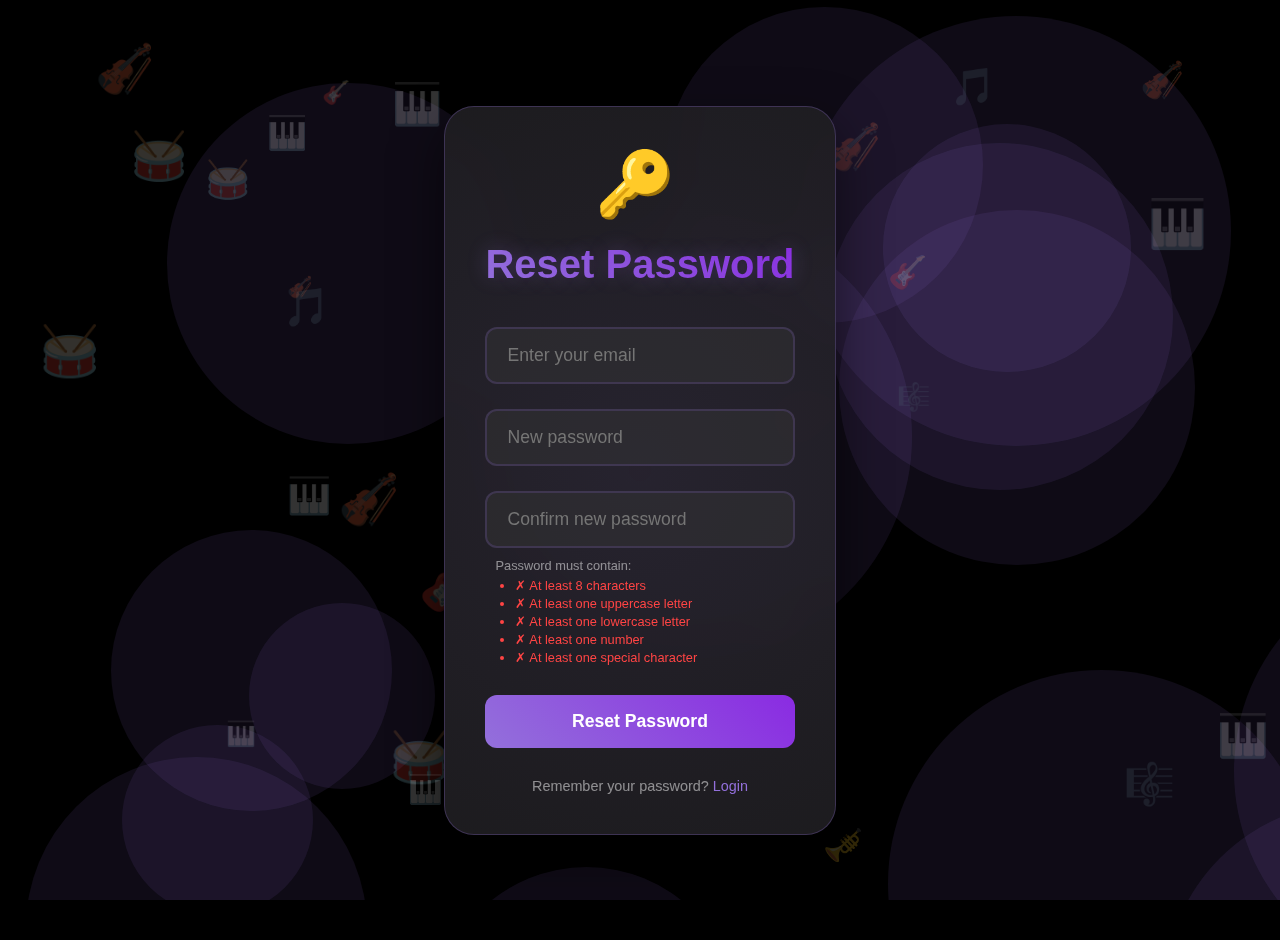
<file: reset-password.html>
<!DOCTYPE html>
<html lang="en">
<head>
    <meta charset="UTF-8">
    <meta name="viewport" content="width=device-width, initial-scale=1.0">
    <title>CramJam - Reset Password</title>
    <link rel="stylesheet" href="styles.css">
    <style>
        .reset-wrapper {
            min-height: 100vh;
            display: flex;
            align-items: center;
            justify-content: center;
            padding: 20px;
        }

        .reset-container {
            width: 100%;
            max-width: 500px;
            padding: 40px;
            background: rgba(28, 28, 28, 0.9);
            backdrop-filter: blur(20px);
            border-radius: 30px;
            box-shadow: 0 20px 50px rgba(0, 0, 0, 0.5);
            border: 1px solid rgba(147, 112, 219, 0.3);
            text-align: center;
            position: relative;
            overflow: hidden;
        }

        .reset-container::before {
            content: '';
            position: absolute;
            top: -50%;
            left: -50%;
            width: 200%;
            height: 200%;
            background: radial-gradient(circle, rgba(147, 112, 219, 0.1) 0%, transparent 70%);
            animation: rotate 20s linear infinite;
            z-index: -1;
        }

        .reset-title {
            display: flex;
            flex-direction: column;
            align-items: center;
            gap: 20px;
            margin-bottom: 40px;
        }

        .reset-title .logo {
            font-size: 4rem;
            animation: pulse 2s infinite;
        }

        .reset-title h1 {
            font-size: 2.5rem;
            margin: 0;
            background: linear-gradient(45deg, #9370DB, #8A2BE2);
            -webkit-background-clip: text;
            -webkit-text-fill-color: transparent;
            text-shadow: 0 0 20px rgba(147, 112, 219, 0.3);
        }

        .reset-form {
            display: flex;
            flex-direction: column;
            gap: 25px;
        }

        .input-wrapper {
            position: relative;
        }

        .reset-input {
            width: 100%;
            padding: 16px 20px;
            border: 2px solid rgba(147, 112, 219, 0.2);
            border-radius: 12px;
            background: rgba(51, 51, 51, 0.5);
            color: #fff;
            font-size: 1.1rem;
            transition: all 0.3s ease;
        }

        .reset-input:focus {
            outline: none;
            border-color: #9370DB;
            box-shadow: 0 0 15px rgba(147, 112, 219, 0.3);
        }

        .reset-btn {
            width: 100%;
            padding: 16px;
            border: none;
            border-radius: 12px;
            background: linear-gradient(45deg, #9370DB, #8A2BE2);
            color: white;
            font-size: 1.1rem;
            font-weight: 600;
            cursor: pointer;
            transition: all 0.3s ease;
        }

        .reset-btn:hover {
            transform: translateY(-3px);
            box-shadow: 0 10px 20px rgba(147, 112, 219, 0.3);
        }

        .reset-message {
            margin-top: 20px;
            padding: 15px;
            border-radius: 8px;
            display: none;
        }

        .reset-message.success {
            background: rgba(76, 175, 80, 0.1);
            color: #4CAF50;
        }

        .reset-message.error {
            background: rgba(255, 68, 68, 0.1);
            color: #ff4444;
            animation: shake 0.5s;
        }

        .reset-footer {
            margin-top: 30px;
            color: rgba(255, 255, 255, 0.5);
            font-size: 0.9rem;
        }

        .reset-footer a {
            color: #9370DB;
            text-decoration: none;
            transition: color 0.3s ease;
        }

        .reset-footer a:hover {
            color: #8A2BE2;
        }

        .password-requirements {
            text-align: left;
            color: rgba(255, 255, 255, 0.5);
            font-size: 0.8rem;
            margin-top: -15px;
            padding: 0 10px;
        }

        .password-requirements ul {
            margin: 5px 0;
            padding-left: 20px;
        }

        .password-requirements li {
            margin: 3px 0;
        }

        .password-requirements li.valid {
            color: #4CAF50;
        }

        .password-requirements li.valid::before {
            content: '✓ ';
        }

        .password-requirements li.invalid {
            color: #ff4444;
        }

        .password-requirements li.invalid::before {
            content: '✗ ';
        }
    </style>
</head>
<body>
    <div class="background-shapes" id="backgroundShapes"></div>
    
    <div class="reset-wrapper">
        <div class="reset-container">
            <div class="reset-title">
                <span class="logo">🔑</span>
                <h1>Reset Password</h1>
            </div>
            
            <form class="reset-form" id="resetForm">
                <div class="input-wrapper">
                    <input type="email" class="reset-input" id="email" placeholder="Enter your email" required>
                </div>
                <div class="input-wrapper">
                    <input type="password" class="reset-input" id="newPassword" placeholder="New password" required>
                </div>
                <div class="input-wrapper">
                    <input type="password" class="reset-input" id="confirmPassword" placeholder="Confirm new password" required>
                </div>
                <div class="password-requirements">
                    <p>Password must contain:</p>
                    <ul>
                        <li id="length" class="invalid">At least 8 characters</li>
                        <li id="uppercase" class="invalid">At least one uppercase letter</li>
                        <li id="lowercase" class="invalid">At least one lowercase letter</li>
                        <li id="number" class="invalid">At least one number</li>
                        <li id="special" class="invalid">At least one special character</li>
                    </ul>
                </div>
                <button type="submit" class="reset-btn">Reset Password</button>
            </form>
            
            <div class="reset-message" id="resetMessage"></div>
            
            <div class="reset-footer">
                <p>Remember your password? <a href="login.html">Login</a></p>
            </div>
        </div>
    </div>

    <script>
        // Create background shapes
        function createBackgroundShapes() {
            const container = document.getElementById('backgroundShapes');
            const musicIcons = ['🎵', '🎶', '🎼', '🎹', '🎸', '🎷', '🎺', '🎻', '🥁'];
            
            // Create floating circles
            for (let i = 0; i < 15; i++) {
                const shape = document.createElement('div');
                shape.className = 'shape';
                shape.style.width = `${Math.random() * 300 + 150}px`;
                shape.style.height = shape.style.width;
                shape.style.left = `${Math.random() * 100}%`;
                shape.style.top = `${Math.random() * 100}%`;
                shape.style.animationDelay = `${Math.random() * 15}s`;
                container.appendChild(shape);
            }

            // Create floating music icons
            for (let i = 0; i < 30; i++) {
                const icon = document.createElement('div');
                icon.className = 'music-icon';
                icon.textContent = musicIcons[Math.floor(Math.random() * musicIcons.length)];
                icon.style.left = `${Math.random() * 100}%`;
                icon.style.top = `${Math.random() * 100}%`;
                icon.style.animationDelay = `${Math.random() * 20}s`;
                icon.style.fontSize = `${Math.random() * 30 + 20}px`;
                container.appendChild(icon);
            }
        }

        // Check password requirements
        function checkPasswordRequirements(password) {
            const requirements = {
                length: password.length >= 8,
                uppercase: /[A-Z]/.test(password),
                lowercase: /[a-z]/.test(password),
                number: /[0-9]/.test(password),
                special: /[!@#$%^&*(),.?":{}|<>]/.test(password)
            };

            // Update UI
            Object.keys(requirements).forEach(key => {
                const element = document.getElementById(key);
                if (requirements[key]) {
                    element.classList.remove('invalid');
                    element.classList.add('valid');
                } else {
                    element.classList.remove('valid');
                    element.classList.add('invalid');
                }
            });

            return Object.values(requirements).every(Boolean);
        }

        // Handle password reset
        function handleReset(event) {
            event.preventDefault();
            const email = document.getElementById('email').value;
            const newPassword = document.getElementById('newPassword').value;
            const confirmPassword = document.getElementById('confirmPassword').value;
            const messageElement = document.getElementById('resetMessage');

            // Validate password
            if (!checkPasswordRequirements(newPassword)) {
                messageElement.textContent = 'Please meet all password requirements';
                messageElement.className = 'reset-message error';
                messageElement.style.display = 'block';
                setTimeout(() => {
                    messageElement.style.display = 'none';
                }, 3000);
                return;
            }

            // Check if passwords match
            if (newPassword !== confirmPassword) {
                messageElement.textContent = 'Passwords do not match';
                messageElement.className = 'reset-message error';
                messageElement.style.display = 'block';
                setTimeout(() => {
                    messageElement.style.display = 'none';
                }, 3000);
                return;
            }

            // Get stored users
            const users = JSON.parse(localStorage.getItem('cramjamUsers') || '[]');
            
            // Find user by email
            const userIndex = users.findIndex(u => u.email === email);
            
            if (userIndex === -1) {
                messageElement.textContent = 'No account found with this email';
                messageElement.className = 'reset-message error';
                messageElement.style.display = 'block';
                setTimeout(() => {
                    messageElement.style.display = 'none';
                }, 3000);
                return;
            }

            // Update password
            users[userIndex].password = btoa(newPassword);
            localStorage.setItem('cramjamUsers', JSON.stringify(users));

            // Show success message
            messageElement.textContent = 'Password reset successful! Redirecting to login...';
            messageElement.className = 'reset-message success';
            messageElement.style.display = 'block';

            // Redirect to login page
            setTimeout(() => {
                window.location.href = 'login.html';
            }, 2000);
        }

        // Initialize password requirement checks
        document.getElementById('newPassword').addEventListener('input', function(e) {
            checkPasswordRequirements(e.target.value);
        });

        // Initialize form submission
        document.getElementById('resetForm').addEventListener('submit', handleReset);

        // Initialize background shapes
        document.addEventListener('DOMContentLoaded', createBackgroundShapes);
    </script>
</body>
</html>
</file>
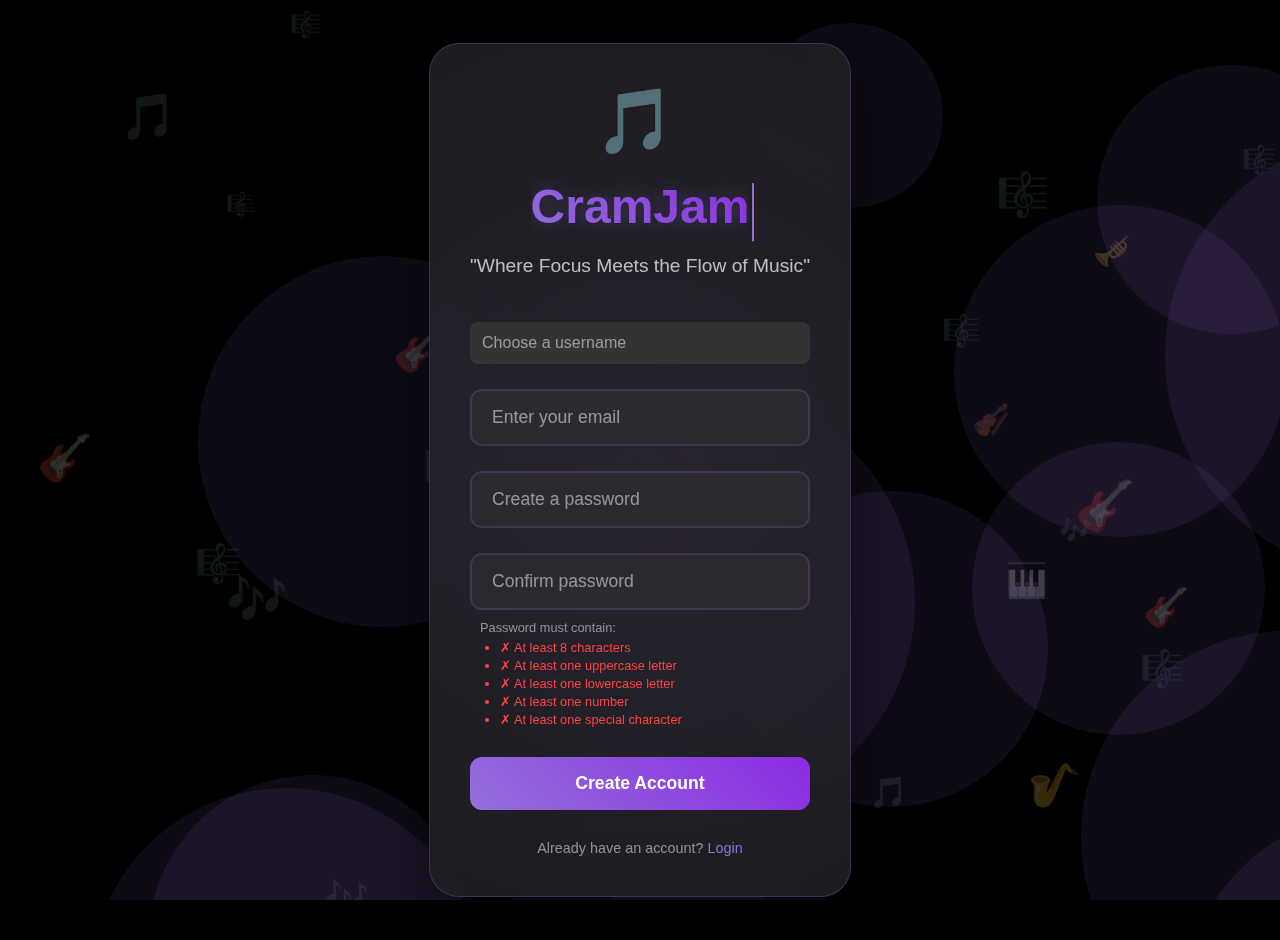
<file: signup.html>
<!DOCTYPE html>
<html lang="en">
<head>
    <meta charset="UTF-8">
    <meta name="viewport" content="width=device-width, initial-scale=1.0">
    <title>CramJam - Sign Up</title>
    <link rel="stylesheet" href="styles.css">
    <style>
        .login-wrapper {
            min-height: 100vh;
            display: flex;
            align-items: center;
            justify-content: center;
            padding: 20px;
        }

        .login-container {
            width: 100%;
            max-width: 500px;
            padding: 40px;
            background: rgba(28, 28, 28, 0.9);
            backdrop-filter: blur(20px);
            border-radius: 30px;
            box-shadow: 0 20px 50px rgba(0, 0, 0, 0.5);
            border: 1px solid rgba(147, 112, 219, 0.3);
            text-align: center;
            position: relative;
            overflow: hidden;
        }

        .login-container::before {
            content: '';
            position: absolute;
            top: -50%;
            left: -50%;
            width: 200%;
            height: 200%;
            background: radial-gradient(circle, rgba(147, 112, 219, 0.1) 0%, transparent 70%);
            animation: rotate 20s linear infinite;
            z-index: -1;
        }

        @keyframes rotate {
            from { transform: rotate(0deg); }
            to { transform: rotate(360deg); }
        }

        .login-title {
            display: flex;
            flex-direction: column;
            align-items: center;
            gap: 20px;
            margin-bottom: 40px;
        }

        .login-title .logo {
            font-size: 4rem;
            animation: pulse 2s infinite;
        }

        @keyframes pulse {
            0% { transform: scale(1); }
            50% { transform: scale(1.1); }
            100% { transform: scale(1); }
        }

        .login-title h1 {
            font-size: 3rem;
            margin: 0;
            background: linear-gradient(45deg, #9370DB, #8A2BE2);
            -webkit-background-clip: text;
            -webkit-text-fill-color: transparent;
            text-shadow: 0 0 20px rgba(147, 112, 219, 0.3);
            position: relative;
            width: fit-content;
            margin: 0 auto;
        }

        .login-title h1::after {
            content: '';
            position: absolute;
            right: -5px;
            top: 50%;
            transform: translateY(-50%);
            width: 2px;
            height: 1.2em;
            background: #9370DB;
            animation: blink 0.7s infinite;
        }

        @keyframes blink {
            0%, 100% { opacity: 1; }
            50% { opacity: 0; }
        }

        .typing-text {
            display: inline-block;
            overflow: hidden;
            white-space: nowrap;
            animation: typing 2s steps(7, end);
        }

        @keyframes typing {
            from { width: 0 }
            to { width: 100% }
        }

        .login-subtitle {
            color: rgba(255, 255, 255, 0.7);
            font-size: 1.2rem;
            margin-top: -10px;
        }

        .typing-subtitle {
            display: inline-block;
            overflow: hidden;
            white-space: nowrap;
            animation: typing 3s steps(40, end);
            animation-delay: 2.5s;
            animation-fill-mode: both;
        }

        .login-form {
            display: flex;
            flex-direction: column;
            gap: 25px;
        }

        .input-wrapper {
            position: relative;
        }

        .login-input {
            width: 100%;
            padding: 16px 20px;
            border: 2px solid rgba(147, 112, 219, 0.2);
            border-radius: 12px;
            background: rgba(51, 51, 51, 0.5);
            color: #fff;
            font-size: 1.1rem;
            transition: all 0.3s ease;
        }

        .login-input:focus {
            outline: none;
            border-color: #9370DB;
            box-shadow: 0 0 15px rgba(147, 112, 219, 0.3);
        }

        .login-input::placeholder {
            color: rgba(255, 255, 255, 0.5);
        }

        .login-btn {
            width: 100%;
            padding: 16px;
            border: none;
            border-radius: 12px;
            background: linear-gradient(45deg, #9370DB, #8A2BE2);
            color: white;
            font-size: 1.1rem;
            font-weight: 600;
            cursor: pointer;
            transition: all 0.3s ease;
            position: relative;
            overflow: hidden;
        }

        .login-btn::before {
            content: '';
            position: absolute;
            top: 0;
            left: -100%;
            width: 100%;
            height: 100%;
            background: linear-gradient(90deg, transparent, rgba(255, 255, 255, 0.2), transparent);
            transition: 0.5s;
        }

        .login-btn:hover {
            transform: translateY(-3px);
            box-shadow: 0 10px 20px rgba(147, 112, 219, 0.3);
        }

        .login-btn:hover::before {
            left: 100%;
        }

        .login-error {
            color: #ff4444;
            margin-top: 15px;
            padding: 10px;
            background: rgba(255, 68, 68, 0.1);
            border-radius: 8px;
            display: none;
            animation: shake 0.5s;
        }

        @keyframes shake {
            0%, 100% { transform: translateX(0); }
            25% { transform: translateX(-5px); }
            75% { transform: translateX(5px); }
        }

        .login-footer {
            margin-top: 30px;
            color: rgba(255, 255, 255, 0.5);
            font-size: 0.9rem;
        }

        .login-footer a {
            color: #9370DB;
            text-decoration: none;
            transition: color 0.3s ease;
        }

        .login-footer a:hover {
            color: #8A2BE2;
        }

        .password-requirements {
            text-align: left;
            color: rgba(255, 255, 255, 0.5);
            font-size: 0.8rem;
            margin-top: -15px;
            padding: 0 10px;
        }

        .password-requirements ul {
            margin: 5px 0;
            padding-left: 20px;
        }

        .password-requirements li {
            margin: 3px 0;
        }

        .password-requirements li.valid {
            color: #4CAF50;
        }

        .password-requirements li.valid::before {
            content: '✓ ';
        }

        .password-requirements li.invalid {
            color: #ff4444;
        }

        .password-requirements li.invalid::before {
            content: '✗ ';
        }
    </style>
</head>
<body>
    <div class="background-shapes" id="backgroundShapes"></div>
    
    <div class="login-wrapper">
        <div class="login-container">
            <div class="login-title">
                <span class="logo">🎵</span>
                <h1><span class="typing-text">CramJam</span></h1>
                <p class="login-subtitle"><span class="typing-subtitle">"Where Focus Meets the Flow of Music"</span></p>
            </div>
            
            <form class="login-form" onsubmit="handleSignup(event)">
                <div class="input-wrapper">
                    <input type="text" class="login-input" id="username" placeholder="Choose a username" required>
                </div>
                <div class="input-wrapper">
                    <input type="email" class="login-input" id="email" placeholder="Enter your email" required>
                </div>
                <div class="input-wrapper">
                    <input type="password" class="login-input" id="password" placeholder="Create a password" required>
                </div>
                <div class="input-wrapper">
                    <input type="password" class="login-input" id="confirmPassword" placeholder="Confirm password" required>
                </div>
                <div class="password-requirements">
                    <p>Password must contain:</p>
                    <ul>
                        <li id="length" class="invalid">At least 8 characters</li>
                        <li id="uppercase" class="invalid">At least one uppercase letter</li>
                        <li id="lowercase" class="invalid">At least one lowercase letter</li>
                        <li id="number" class="invalid">At least one number</li>
                        <li id="special" class="invalid">At least one special character</li>
                    </ul>
                </div>
                <button type="submit" class="login-btn">Create Account</button>
            </form>
            
            <div class="login-error" id="signupError"></div>
            
            <div class="login-footer">
                <p>Already have an account? <a href="login.html">Login</a></p>
            </div>
        </div>
    </div>

    <script>
        // Create background shapes
        function createBackgroundShapes() {
            const container = document.getElementById('backgroundShapes');
            const musicIcons = ['🎵', '🎶', '🎼', '🎹', '🎸', '🎷', '🎺', '🎻', '🥁'];
            
            // Create floating circles
            for (let i = 0; i < 15; i++) {
                const shape = document.createElement('div');
                shape.className = 'shape';
                shape.style.width = `${Math.random() * 300 + 150}px`;
                shape.style.height = shape.style.width;
                shape.style.left = `${Math.random() * 100}%`;
                shape.style.top = `${Math.random() * 100}%`;
                shape.style.animationDelay = `${Math.random() * 15}s`;
                container.appendChild(shape);
            }

            // Create floating music icons
            for (let i = 0; i < 30; i++) {
                const icon = document.createElement('div');
                icon.className = 'music-icon';
                icon.textContent = musicIcons[Math.floor(Math.random() * musicIcons.length)];
                icon.style.left = `${Math.random() * 100}%`;
                icon.style.top = `${Math.random() * 100}%`;
                icon.style.animationDelay = `${Math.random() * 20}s`;
                icon.style.fontSize = `${Math.random() * 30 + 20}px`;
                container.appendChild(icon);
            }
        }

        // Check password requirements
        function checkPasswordRequirements(password) {
            const requirements = {
                length: password.length >= 8,
                uppercase: /[A-Z]/.test(password),
                lowercase: /[a-z]/.test(password),
                number: /[0-9]/.test(password),
                special: /[!@#$%^&*(),.?":{}|<>]/.test(password)
            };

            // Update UI
            Object.keys(requirements).forEach(key => {
                const element = document.getElementById(key);
                if (requirements[key]) {
                    element.classList.remove('invalid');
                    element.classList.add('valid');
                } else {
                    element.classList.remove('valid');
                    element.classList.add('invalid');
                }
            });

            return Object.values(requirements).every(Boolean);
        }

        // Handle signup
        function handleSignup(event) {
            event.preventDefault();
            const username = document.getElementById('username').value;
            const email = document.getElementById('email').value;
            const password = document.getElementById('password').value;
            const confirmPassword = document.getElementById('confirmPassword').value;
            const errorElement = document.getElementById('signupError');

            // Validate password
            if (!checkPasswordRequirements(password)) {
                errorElement.textContent = 'Please meet all password requirements';
                errorElement.style.display = 'block';
                setTimeout(() => {
                    errorElement.style.display = 'none';
                }, 3000);
                return;
            }

            // Check if passwords match
            if (password !== confirmPassword) {
                errorElement.textContent = 'Passwords do not match';
                errorElement.style.display = 'block';
                setTimeout(() => {
                    errorElement.style.display = 'none';
                }, 3000);
                return;
            }

            // Get existing users or initialize empty array
            const users = JSON.parse(localStorage.getItem('cramjamUsers') || '[]');

            // Check if username or email already exists
            if (users.some(user => user.username === username)) {
                errorElement.textContent = 'Username already exists';
                errorElement.style.display = 'block';
                setTimeout(() => {
                    errorElement.style.display = 'none';
                }, 3000);
                return;
            }

            if (users.some(user => user.email === email)) {
                errorElement.textContent = 'Email already registered';
                errorElement.style.display = 'block';
                setTimeout(() => {
                    errorElement.style.display = 'none';
                }, 3000);
                return;
            }

            // Add new user
            users.push({
                username,
                email,
                password: btoa(password), // Simple encryption (not secure for production)
                createdAt: new Date().toISOString()
            });

            // Save users
            localStorage.setItem('cramjamUsers', JSON.stringify(users));

            // Create session and redirect
            const sessionToken = btoa(username + ':' + Date.now());
            localStorage.setItem('sessionToken', sessionToken);
            window.location.href = 'index.html';
        }

        // Initialize password requirement checks
        document.getElementById('password').addEventListener('input', function(e) {
            checkPasswordRequirements(e.target.value);
        });

        // Initialize background shapes
        document.addEventListener('DOMContentLoaded', createBackgroundShapes);
    </script>
</body>
</html>
</file>
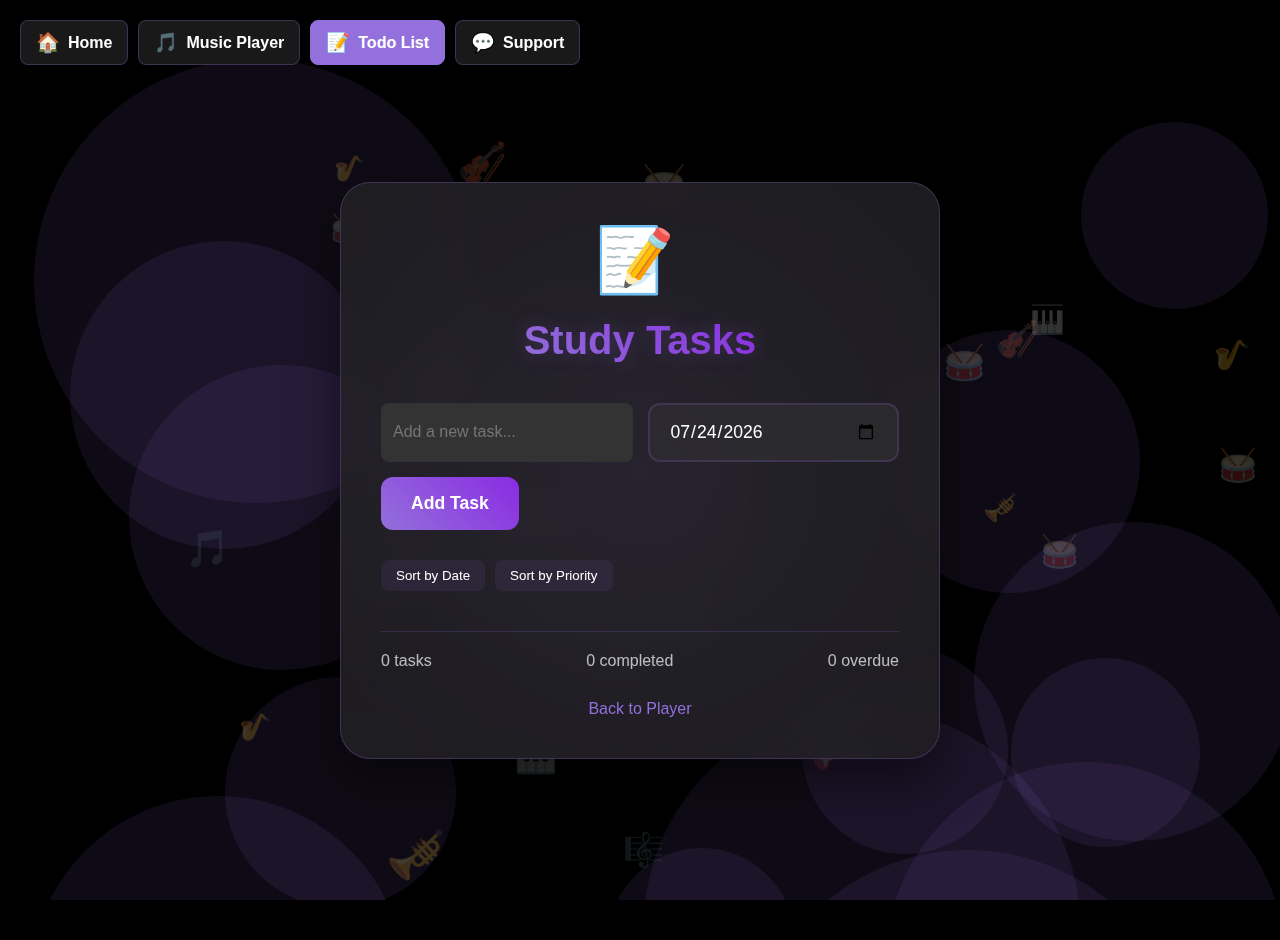
<file: todo-list.html>
<!DOCTYPE html>
<html lang="en">
<head>
    <meta charset="UTF-8">
    <meta name="viewport" content="width=device-width, initial-scale=1.0">
    <title>CramJam - Todo List</title>
    <link rel="stylesheet" href="styles.css">
    <style>
        /* Navigation Menu Styles */
        .nav-menu {
            position: fixed;
            top: 20px;
            left: 20px;
            z-index: 1000;
            display: flex;
            gap: 10px;
            align-items: center;
        }

        .nav-btn {
            padding: 10px 15px;
            border: none;
            border-radius: 8px;
            background: rgba(28, 28, 28, 0.9);
            color: white;
            cursor: pointer;
            font-weight: 600;
            transition: all 0.3s ease;
            display: flex;
            align-items: center;
            gap: 8px;
            text-decoration: none;
            border: 1px solid rgba(147, 112, 219, 0.3);
            backdrop-filter: blur(10px);
        }

        .nav-btn:hover {
            background: rgba(147, 112, 219, 0.8);
            transform: translateY(-2px);
            box-shadow: 0 5px 15px rgba(147, 112, 219, 0.3);
        }

        .nav-btn.active {
            background: #9370DB;
            border-color: #9370DB;
        }

        .nav-icon {
            font-size: 1.2rem;
        }

        @media (max-width: 768px) {
            .nav-menu {
                flex-direction: column;
                gap: 5px;
            }
            
            .nav-btn {
                padding: 8px 12px;
                font-size: 14px;
            }
        }

        .todo-wrapper {
            min-height: 100vh;
            display: flex;
            align-items: center;
            justify-content: center;
            padding: 20px;
        }

        .todo-container {
            width: 100%;
            max-width: 600px;
            padding: 40px;
            background: rgba(28, 28, 28, 0.9);
            backdrop-filter: blur(20px);
            border-radius: 30px;
            box-shadow: 0 20px 50px rgba(0, 0, 0, 0.5);
            border: 1px solid rgba(147, 112, 219, 0.3);
            position: relative;
            overflow: hidden;
        }

        .todo-container::before {
            content: '';
            position: absolute;
            top: -50%;
            left: -50%;
            width: 200%;
            height: 200%;
            background: radial-gradient(circle, rgba(147, 112, 219, 0.1) 0%, transparent 70%);
            animation: rotate 20s linear infinite;
            z-index: -1;
        }

        .todo-title {
            display: flex;
            flex-direction: column;
            align-items: center;
            gap: 20px;
            margin-bottom: 40px;
        }

        .todo-title .logo {
            font-size: 4rem;
            animation: pulse 2s infinite;
        }

        .todo-title h1 {
            font-size: 2.5rem;
            margin: 0;
            background: linear-gradient(45deg, #9370DB, #8A2BE2);
            -webkit-background-clip: text;
            -webkit-text-fill-color: transparent;
            text-shadow: 0 0 20px rgba(147, 112, 219, 0.3);
        }

        .todo-form {
            display: flex;
            gap: 15px;
            margin-bottom: 30px;
            flex-wrap: wrap;
        }

        .todo-input-group {
            flex: 1;
            min-width: 200px;
            display: flex;
            flex-direction: column;
            gap: 5px;
        }

        .todo-input {
            width: 100%;
            padding: 16px 20px;
            border: 2px solid rgba(147, 112, 219, 0.2);
            border-radius: 12px;
            background: rgba(51, 51, 51, 0.5);
            color: #fff;
            font-size: 1.1rem;
            transition: all 0.3s ease;
        }

        .todo-date {
            padding: 16px 20px;
            border: 2px solid rgba(147, 112, 219, 0.2);
            border-radius: 12px;
            background: rgba(51, 51, 51, 0.5);
            color: #fff;
            font-size: 1.1rem;
            transition: all 0.3s ease;
        }

        .todo-date:focus {
            outline: none;
            border-color: #9370DB;
            box-shadow: 0 0 15px rgba(147, 112, 219, 0.3);
        }

        .todo-btn {
            padding: 16px 30px;
            border: none;
            border-radius: 12px;
            background: linear-gradient(45deg, #9370DB, #8A2BE2);
            color: white;
            font-size: 1.1rem;
            font-weight: 600;
            cursor: pointer;
            transition: all 0.3s ease;
        }

        .todo-btn:hover {
            transform: translateY(-3px);
            box-shadow: 0 10px 20px rgba(147, 112, 219, 0.3);
        }

        .todo-list {
            display: flex;
            flex-direction: column;
            gap: 15px;
            max-height: 400px;
            overflow-y: auto;
            padding-right: 10px;
        }

        .todo-item {
            display: flex;
            align-items: center;
            gap: 15px;
            padding: 15px;
            background: rgba(51, 51, 51, 0.3);
            border-radius: 12px;
            border: 1px solid rgba(147, 112, 219, 0.2);
            transition: all 0.3s ease;
            position: relative;
        }

        .todo-item:hover {
            background: rgba(51, 51, 51, 0.5);
            transform: translateX(5px);
        }

        .todo-checkbox {
            width: 20px;
            height: 20px;
            border-radius: 50%;
            border: 2px solid #9370DB;
            cursor: pointer;
            transition: all 0.3s ease;
        }

        .todo-checkbox:checked {
            background: #9370DB;
        }

        .todo-text {
            flex: 1;
            color: #fff;
            font-size: 1.1rem;
        }

        .todo-text.completed {
            text-decoration: line-through;
            color: rgba(255, 255, 255, 0.5);
        }

        .todo-delete {
            padding: 8px;
            border: none;
            background: none;
            color: #ff4444;
            cursor: pointer;
            font-size: 1.2rem;
            opacity: 0;
            transition: all 0.3s ease;
        }

        .todo-item:hover .todo-delete {
            opacity: 1;
        }

        .todo-date-display {
            font-size: 0.9rem;
            color: rgba(255, 255, 255, 0.7);
            margin-left: auto;
            padding-right: 10px;
        }

        .todo-date-display.overdue {
            color: #ff4444;
        }

        .todo-date-display.today {
            color: #4CAF50;
        }

        .todo-sort {
            margin-bottom: 20px;
            display: flex;
            gap: 10px;
        }

        .sort-btn {
            padding: 8px 15px;
            border: none;
            border-radius: 8px;
            background: rgba(147, 112, 219, 0.1);
            color: #fff;
            cursor: pointer;
            transition: all 0.3s ease;
        }

        .sort-btn:hover {
            background: rgba(147, 112, 219, 0.2);
        }

        .sort-btn.active {
            background: rgba(147, 112, 219, 0.3);
        }

        .todo-stats {
            display: flex;
            justify-content: space-between;
            margin-top: 20px;
            padding-top: 20px;
            border-top: 1px solid rgba(147, 112, 219, 0.2);
            color: rgba(255, 255, 255, 0.7);
        }

        .todo-footer {
            margin-top: 30px;
            text-align: center;
        }

        .todo-footer a {
            color: #9370DB;
            text-decoration: none;
            transition: color 0.3s ease;
        }

        .todo-footer a:hover {
            color: #8A2BE2;
        }

        /* Scrollbar styling */
        .todo-list::-webkit-scrollbar {
            width: 8px;
        }

        .todo-list::-webkit-scrollbar-track {
            background: rgba(51, 51, 51, 0.3);
            border-radius: 4px;
        }

        .todo-list::-webkit-scrollbar-thumb {
            background: #9370DB;
            border-radius: 4px;
        }

        .todo-list::-webkit-scrollbar-thumb:hover {
            background: #8A2BE2;
        }
    </style>
</head>
<body>
    <div class="background-shapes" id="backgroundShapes"></div>
    
    <!-- Navigation Menu -->
    <nav class="nav-menu">
        <a href="index.html" class="nav-btn">
            <span class="nav-icon">🏠</span>Home
        </a>
        <a href="music-player.html" class="nav-btn">
            <span class="nav-icon">🎵</span>Music Player
        </a>
        <a href="todo-list.html" class="nav-btn active">
            <span class="nav-icon">📝</span>Todo List
        </a>
        <a href="contact-support.html" class="nav-btn">
            <span class="nav-icon">💬</span>Support
        </a>
    </nav>
    
    <div class="todo-wrapper">
        <div class="todo-container">
            <div class="todo-title">
                <span class="logo">📝</span>
                <h1>Study Tasks</h1>
            </div>
            
            <form class="todo-form" id="todoForm">
                <div class="todo-input-group">
                    <input type="text" class="todo-input" id="todoInput" placeholder="Add a new task..." required>
                </div>
                <div class="todo-input-group">
                    <input type="date" class="todo-date" id="todoDate" required>
                </div>
                <button type="submit" class="todo-btn">Add Task</button>
            </form>

            <div class="todo-sort">
                <button class="sort-btn" onclick="sortTasks('date')">Sort by Date</button>
                <button class="sort-btn" onclick="sortTasks('priority')">Sort by Priority</button>
            </div>
            
            <div class="todo-list" id="todoList"></div>
            
            <div class="todo-stats">
                <span id="totalTasks">0 tasks</span>
                <span id="completedTasks">0 completed</span>
                <span id="overdueTasks">0 overdue</span>
            </div>
            
            <div class="todo-footer">
                <p><a href="index.html">Back to Player</a></p>
            </div>
        </div>
    </div>

    <script>
        // Create background shapes
        function createBackgroundShapes() {
            const container = document.getElementById('backgroundShapes');
            const musicIcons = ['🎵', '🎶', '🎼', '🎹', '🎸', '🎷', '🎺', '🎻', '🥁'];
            
            // Create floating circles
            for (let i = 0; i < 15; i++) {
                const shape = document.createElement('div');
                shape.className = 'shape';
                shape.style.width = `${Math.random() * 300 + 150}px`;
                shape.style.height = shape.style.width;
                shape.style.left = `${Math.random() * 100}%`;
                shape.style.top = `${Math.random() * 100}%`;
                shape.style.animationDelay = `${Math.random() * 15}s`;
                container.appendChild(shape);
            }

            // Create floating music icons
            for (let i = 0; i < 30; i++) {
                const icon = document.createElement('div');
                icon.className = 'music-icon';
                icon.textContent = musicIcons[Math.floor(Math.random() * musicIcons.length)];
                icon.style.left = `${Math.random() * 100}%`;
                icon.style.top = `${Math.random() * 100}%`;
                icon.style.animationDelay = `${Math.random() * 20}s`;
                icon.style.fontSize = `${Math.random() * 30 + 20}px`;
                container.appendChild(icon);
            }
        }

        // Load tasks from localStorage
        function loadTasks() {
            const tasks = JSON.parse(localStorage.getItem('cramjamTasks') || '[]');
            const todoList = document.getElementById('todoList');
            todoList.innerHTML = '';
            
            tasks.forEach((task, index) => {
                const todoItem = document.createElement('div');
                todoItem.className = 'todo-item';
                
                const dueDate = new Date(task.date);
                const today = new Date();
                today.setHours(0, 0, 0, 0);
                
                const dateClass = dueDate < today ? 'overdue' : 
                                dueDate.getTime() === today.getTime() ? 'today' : '';
                
                todoItem.innerHTML = `
                    <input type="checkbox" class="todo-checkbox" ${task.completed ? 'checked' : ''}>
                    <span class="todo-text ${task.completed ? 'completed' : ''}">${task.text}</span>
                    <span class="todo-date-display ${dateClass}">${formatDate(task.date)}</span>
                    <button class="todo-delete">🗑️</button>
                `;
                
                // Add event listeners
                const checkbox = todoItem.querySelector('.todo-checkbox');
                const deleteBtn = todoItem.querySelector('.todo-delete');
                
                checkbox.addEventListener('change', () => toggleTask(index));
                deleteBtn.addEventListener('click', () => deleteTask(index));
                
                todoList.appendChild(todoItem);
            });
            
            updateStats();
        }

        // Format date for display
        function formatDate(dateString) {
            // Parse the input date string (YYYY-MM-DD format)
            const [year, month, day] = dateString.split('-').map(Number);
            const date = new Date(year, month - 1, day);
            
            const today = new Date();
            today.setHours(0, 0, 0, 0);
            
            const tomorrow = new Date(today);
            tomorrow.setDate(tomorrow.getDate() + 1);
            
            // Compare dates using date components to avoid timezone issues
            if (date.getFullYear() === today.getFullYear() &&
                date.getMonth() === today.getMonth() &&
                date.getDate() === today.getDate()) {
                return 'Today';
            }
            
            if (date.getFullYear() === tomorrow.getFullYear() &&
                date.getMonth() === tomorrow.getMonth() &&
                date.getDate() === tomorrow.getDate()) {
                return 'Tomorrow';
            }
            
            // For future dates, show relative days if within a week
            const diffInDays = Math.floor((date - today) / (1000 * 60 * 60 * 24));
            if (diffInDays < 7 && diffInDays > 0) {
                const weekdays = ['Sunday', 'Monday', 'Tuesday', 'Wednesday', 'Thursday', 'Friday', 'Saturday'];
                return weekdays[date.getDay()];
            }
            
            // For dates further in the future or past
            return date.toLocaleDateString('en-US', { 
                month: 'short', 
                day: 'numeric',
                year: date.getFullYear() !== today.getFullYear() ? 'numeric' : undefined
            });
        }

        // Add new task
        function addTask(event) {
            event.preventDefault();
            const input = document.getElementById('todoInput');
            const dateInput = document.getElementById('todoDate');
            const text = input.value.trim();
            const date = dateInput.value;
            
            if (text && date) {
                const tasks = JSON.parse(localStorage.getItem('cramjamTasks') || '[]');
                tasks.push({ 
                    text, 
                    date,
                    completed: false,
                    priority: 'medium'
                });
                localStorage.setItem('cramjamTasks', JSON.stringify(tasks));
                
                input.value = '';
                dateInput.value = '';
                loadTasks();
            }
        }

        // Toggle task completion
        function toggleTask(index) {
            const tasks = JSON.parse(localStorage.getItem('cramjamTasks') || '[]');
            tasks[index].completed = !tasks[index].completed;
            localStorage.setItem('cramjamTasks', JSON.stringify(tasks));
            loadTasks();
        }

        // Delete task
        function deleteTask(index) {
            const tasks = JSON.parse(localStorage.getItem('cramjamTasks') || '[]');
            tasks.splice(index, 1);
            localStorage.setItem('cramjamTasks', JSON.stringify(tasks));
            loadTasks();
        }

        // Sort tasks
        function sortTasks(criteria) {
            const tasks = JSON.parse(localStorage.getItem('cramjamTasks') || '[]');
            
            switch(criteria) {
                case 'date':
                    tasks.sort((a, b) => new Date(a.date) - new Date(b.date));
                    break;
                case 'priority':
                    const priorityOrder = { high: 0, medium: 1, low: 2 };
                    tasks.sort((a, b) => priorityOrder[a.priority] - priorityOrder[b.priority]);
                    break;
            }
            
            localStorage.setItem('cramjamTasks', JSON.stringify(tasks));
            loadTasks();
            
            // Update active sort button
            document.querySelectorAll('.sort-btn').forEach(btn => {
                btn.classList.remove('active');
            });
            event.target.classList.add('active');
        }

        // Update statistics
        function updateStats() {
            const tasks = JSON.parse(localStorage.getItem('cramjamTasks') || '[]');
            const completed = tasks.filter(task => task.completed).length;
            
            // Get today's date at midnight in local time
            const today = new Date();
            today.setHours(0, 0, 0, 0);
            
            // Count overdue tasks (incomplete tasks with date before today)
            const overdue = tasks.filter(task => {
                if (task.completed) return false;
                
                // Parse the task date (YYYY-MM-DD format)
                const [year, month, day] = task.date.split('-').map(Number);
                const taskDate = new Date(year, month - 1, day);
                
                // Compare dates (ignoring time)
                return taskDate < today;
            }).length;
            
            document.getElementById('totalTasks').textContent = `${tasks.length} task${tasks.length !== 1 ? 's' : ''}`;
            document.getElementById('completedTasks').textContent = `${completed} completed`;
            document.getElementById('overdueTasks').textContent = `${overdue} overdue`;
        }

        // Initialize
        document.addEventListener('DOMContentLoaded', () => {
            createBackgroundShapes();
            loadTasks();
            
            // Set minimum date to today
            const dateInput = document.getElementById('todoDate');
            const today = new Date();
            
            // Format today's date as YYYY-MM-DD in local timezone
            const year = today.getFullYear();
            const month = String(today.getMonth() + 1).padStart(2, '0');
            const day = String(today.getDate()).padStart(2, '0');
            const todayString = `${year}-${month}-${day}`;
            
            dateInput.min = todayString;
            dateInput.value = todayString;
            
            // Add form submission handler
            document.getElementById('todoForm').addEventListener('submit', addTask);
        });
    </script>
</body>
</html>
</html>
</file>
<file: styles.css>
* {
    margin: 0;
    padding: 0;
    box-sizing: border-box;
    font-family: 'Segoe UI', Tahoma, Geneva, Verdana, sans-serif;
}

body {
    background: #000;
    color: #fff;
    min-height: 100vh;
    display: flex;
    justify-content: center;
    align-items: center;
    padding: 20px;
    overflow: hidden;
    position: relative;
}

.background-shapes {
    position: fixed;
    top: 0;
    left: 0;
    width: 100%;
    height: 100%;
    z-index: -1;
    overflow: hidden;
}

.shape {
    position: absolute;
    background: rgba(147, 112, 219, 0.1);
    border-radius: 50%;
    animation: float 15s infinite linear;
}

.music-icon {
    position: absolute;
    color: rgba(147, 112, 219, 0.2);
    font-size: 24px;
    animation: float 20s infinite linear;
    pointer-events: none;
}

@keyframes float {
    0% {
        transform: translate(0, 0) rotate(0deg);
    }
    50% {
        transform: translate(100px, 100px) rotate(180deg);
    }
    100% {
        transform: translate(0, 0) rotate(360deg);
    }
}

.app-container {
    display: grid;
    grid-template-columns: 1fr 1fr;
    gap: 20px;
    width: 100%;
    max-width: 1200px;
    height: 90vh;
}

.main-section {
    display: flex;
    flex-direction: column;
    gap: 20px;
}

.player-container, .section-card {
    background: rgba(28, 28, 28, 0.8);
    backdrop-filter: blur(10px);
    border-radius: 20px;
    padding: 30px;
    box-shadow: 0 10px 30px rgba(0, 0, 0, 0.3);
    border: 1px solid rgba(147, 112, 219, 0.2);
    height: 100%;
    display: flex;
    flex-direction: column;
}

.section-header {
    display: flex;
    justify-content: space-between;
    align-items: center;
    margin-bottom: 20px;
    padding-bottom: 10px;
    border-bottom: 1px solid rgba(147, 112, 219, 0.2);
}

.section-title {
    display: flex;
    align-items: center;
    gap: 10px;
    color: #9370DB;
    font-size: 1.2rem;
}

.section-content {
    flex: 1;
    overflow-y: auto;
    padding-right: 10px;
}

.section-content::-webkit-scrollbar {
    width: 6px;
}

.section-content::-webkit-scrollbar-track {
    background: rgba(147, 112, 219, 0.1);
    border-radius: 3px;
}

.section-content::-webkit-scrollbar-thumb {
    background: rgba(147, 112, 219, 0.3);
    border-radius: 3px;
}

.section-content::-webkit-scrollbar-thumb:hover {
    background: rgba(147, 112, 219, 0.5);
}

.timer-display {
    font-size: 3.5rem;
    font-weight: bold;
    color: #9370DB;
    text-align: center;
    margin: 20px 0;
    font-family: monospace;
    text-shadow: 0 0 10px rgba(147, 112, 219, 0.5);
}

.control-group {
    display: flex;
    gap: 10px;
    justify-content: center;
    margin: 10px 0;
}

.input-group {
    display: flex;
    gap: 10px;
    margin: 10px 0;
}

.btn {
    padding: 10px 20px;
    border: none;
    border-radius: 8px;
    background: #9370DB;
    color: white;
    cursor: pointer;
    font-weight: 600;
    transition: all 0.3s ease;
}

.btn:hover {
    background: #8A2BE2;
    transform: translateY(-2px);
}

.btn:disabled {
    background: #333;
    cursor: not-allowed;
    transform: none;
}

.timer-presets {
    display: flex;
    gap: 10px;
    justify-content: center;
    margin-bottom: 20px;
}

.preset-btn {
    padding: 8px 16px;
    border: 1px solid #9370DB;
    border-radius: 8px;
    background: transparent;
    color: #9370DB;
    cursor: pointer;
    transition: all 0.3s ease;
}

.preset-btn:hover {
    background: #9370DB;
    color: white;
}

.preset-btn.active {
    background: #9370DB;
    color: white;
}

input[type="text"] {
    flex: 1;
    min-width: 200px;
    padding: 12px;
    border: none;
    border-radius: 8px;
    background: #333;
    color: #fff;
    font-size: 16px;
}

.player {
    width: 100%;
    height: 100px;
    background: #000;
    border-radius: 10px;
    margin-bottom: 20px;
    overflow: hidden;
    display: flex;
    align-items: center;
    justify-content: center;
    position: relative;
}

#videoPlayer, #youtubePlayer {
    display: none;
}

.audio-visualizer {
    position: absolute;
    bottom: 0;
    left: 0;
    right: 0;
    height: 100%;
    display: none;
    z-index: 1;
}

.wave-container {
    position: absolute;
    bottom: 0;
    left: 0;
    right: 0;
    height: 100px;
    display: flex;
    align-items: flex-end;
    justify-content: center;
    gap: 2px;
    padding: 10px;
    background: linear-gradient(to top, rgba(0, 0, 0, 0.5), transparent);
    z-index: 1;
}

.wave-bar {
    width: 3px;
    height: 0;
    background: linear-gradient(to top, #9370db, #8a2be2);
    border-radius: 2px;
    transition: height 0.1s ease, opacity 0.1s ease;
}

.visualizer-overlay {
    position: absolute;
    top: 0;
    left: 0;
    right: 0;
    bottom: 0;
    display: flex;
    align-items: center;
    justify-content: center;
    background: rgba(0, 0, 0, 0.3);
    z-index: 2;
}

.visualizer-icon {
    font-size: 2rem;
    color: rgba(255, 255, 255, 0.8);
    animation: pulse 2s infinite;
}

/* Pomodoro Timer Styles */
.timer-display {
    font-size: 4rem;
    font-weight: 700;
    text-align: center;
    margin: 20px 0;
    color: #fff;
    text-shadow: 0 0 10px rgba(147, 112, 219, 0.8);
    letter-spacing: 2px;
}

.timer-type {
    text-align: center;
    font-size: 1.2rem;
    color: #b19cd9;
    margin-bottom: 10px;
    text-transform: uppercase;
    letter-spacing: 1px;
}

.pomodoro-count {
    text-align: center;
    font-size: 1.5rem;
    margin: 10px 0;
    min-height: 30px;
}

.control-group.timer-modes {
    display: flex;
    justify-content: center;
    gap: 10px;
    margin-top: 20px;
}

.control-group.timer-modes .btn {
    flex: 1;
    max-width: 150px;
    background: rgba(147, 112, 219, 0.2);
    border: 1px solid rgba(147, 112, 219, 0.3);
    transition: all 0.3s ease;
}

.control-group.timer-modes .btn:hover {
    background: rgba(147, 112, 219, 0.3);
    transform: translateY(-2px);
}

.control-group.timer-modes .btn.active {
    background: rgba(147, 112, 219, 0.5);
    border-color: rgba(255, 255, 255, 0.5);
    box-shadow: 0 0 10px rgba(147, 112, 219, 0.5);
}

.encouragement-message {
    text-align: center;
    margin: 15px 0;
    color: #b19cd9;
    font-style: italic;
    min-height: 24px;
}

/* Responsive adjustments */
@media (max-width: 768px) {
    .timer-display {
        font-size: 3rem;
    }
    
    .control-group.timer-modes {
        flex-direction: column;
        align-items: center;
    }
    
    .control-group.timer-modes .btn {
        max-width: 100%;
        width: 100%;
    }
}

.logout-btn {
    position: absolute;
    top: 20px;
    right: 20px;
    padding: 10px 20px;
    border: none;
    border-radius: 8px;
    background: #9370DB;
    color: white;
    cursor: pointer;
    font-weight: 600;
    transition: all 0.3s ease;
    display: flex;
    align-items: center;
    gap: 8px;
    z-index: 1000;
}

.logout-btn:hover {
    background: #8A2BE2;
    transform: translateY(-2px);
}

.logout-icon {
    font-size: 1.2rem;
}

.logout-toast {
    position: fixed;
    top: 20px;
    left: 50%;
    transform: translateX(-50%);
    background: rgba(28, 28, 28, 0.9);
    color: white;
    padding: 15px 30px;
    border-radius: 8px;
    box-shadow: 0 4px 15px rgba(0, 0, 0, 0.3);
    display: none;
    z-index: 1000;
    animation: slideIn 0.3s ease-out;
}

@keyframes slideIn {
    from {
        transform: translate(-50%, -100%);
        opacity: 0;
    }
    to {
        transform: translate(-50%, 0);
        opacity: 1;
    }
}

.chat-section {
    background: #333;
    border-radius: 10px;
    padding: 15px;
    margin-top: 20px;
    max-height: 300px;
    display: flex;
    flex-direction: column;
}

.chat-header {
    display: flex;
    justify-content: space-between;
    align-items: center;
    margin-bottom: 15px;
    color: #9370DB;
}

.chat-messages {
    flex: 1;
    overflow-y: auto;
    margin-bottom: 15px;
    padding: 10px;
    background: #2a2a2a;
    border-radius: 8px;
}

.message {
    margin-bottom: 10px;
    padding: 8px 12px;
    background: #3a3a3a;
    border-radius: 8px;
    max-width: 80%;
}

.message.sent {
    background: #9370DB;
    margin-left: auto;
}

.message.received {
    background: #3a3a3a;
    margin-right: auto;
}

.message-sender {
    font-weight: bold;
    color: #9370DB;
    margin-bottom: 4px;
}

.chat-input {
    display: flex;
    gap: 10px;
}

.chat-input input {
    flex: 1;
    padding: 10px;
    border: none;
    border-radius: 8px;
    background: #2a2a2a;
    color: #fff;
}

.groupme-connect {
    display: flex;
    align-items: center;
    gap: 10px;
    margin-bottom: 15px;
}

.groupme-connect input {
    flex: 1;
    padding: 10px;
    border: none;
    border-radius: 8px;
    background: #2a2a2a;
    color: #fff;
}

.logo {
    font-size: 2rem;
    margin-right: 10px;
}

.section-icon {
    font-size: 1.5rem;
    margin-right: 8px;
}

.control-icon {
    font-size: 1.2rem;
}

.playlist-icon {
    font-size: 1rem;
    margin-right: 8px;
}

.timer-icon {
    font-size: 1.5rem;
    margin-right: 8px;
}

.preset-icon {
    font-size: 1.2rem;
    margin-right: 5px;
}
</file>
